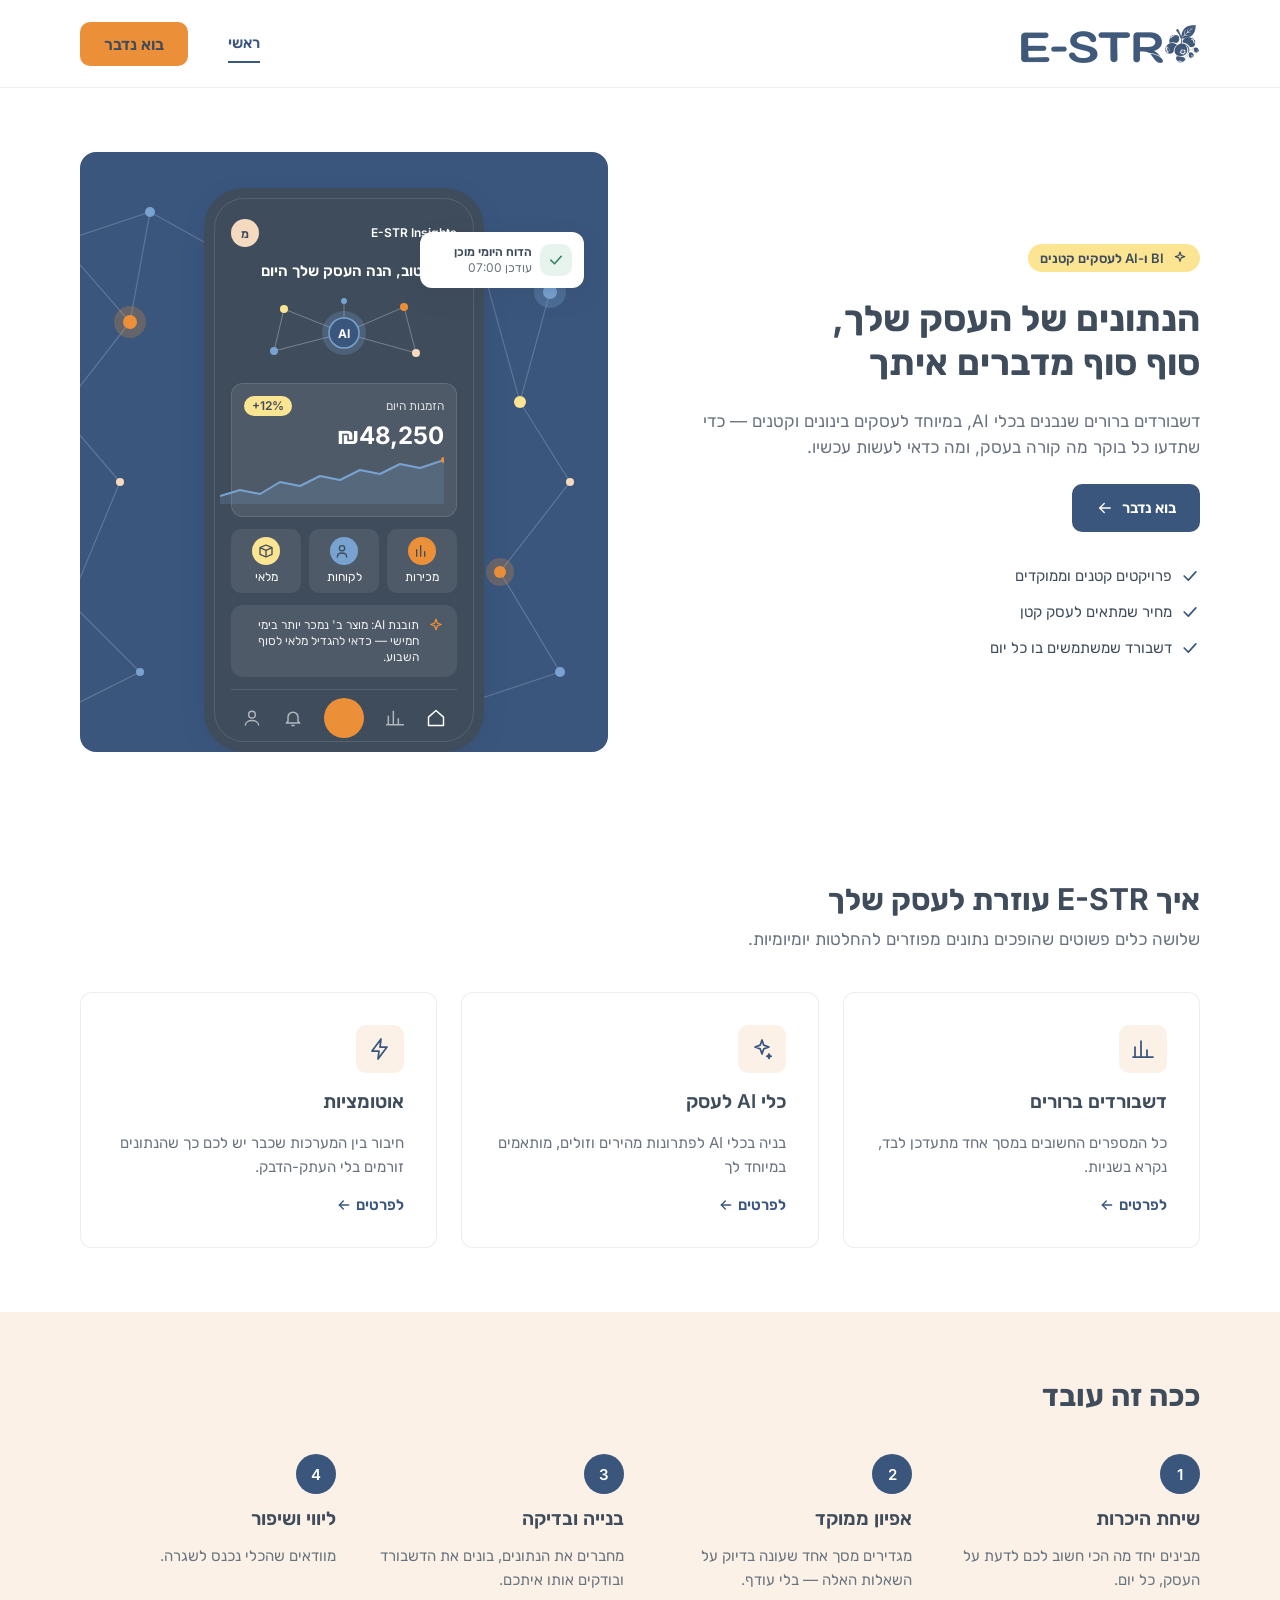
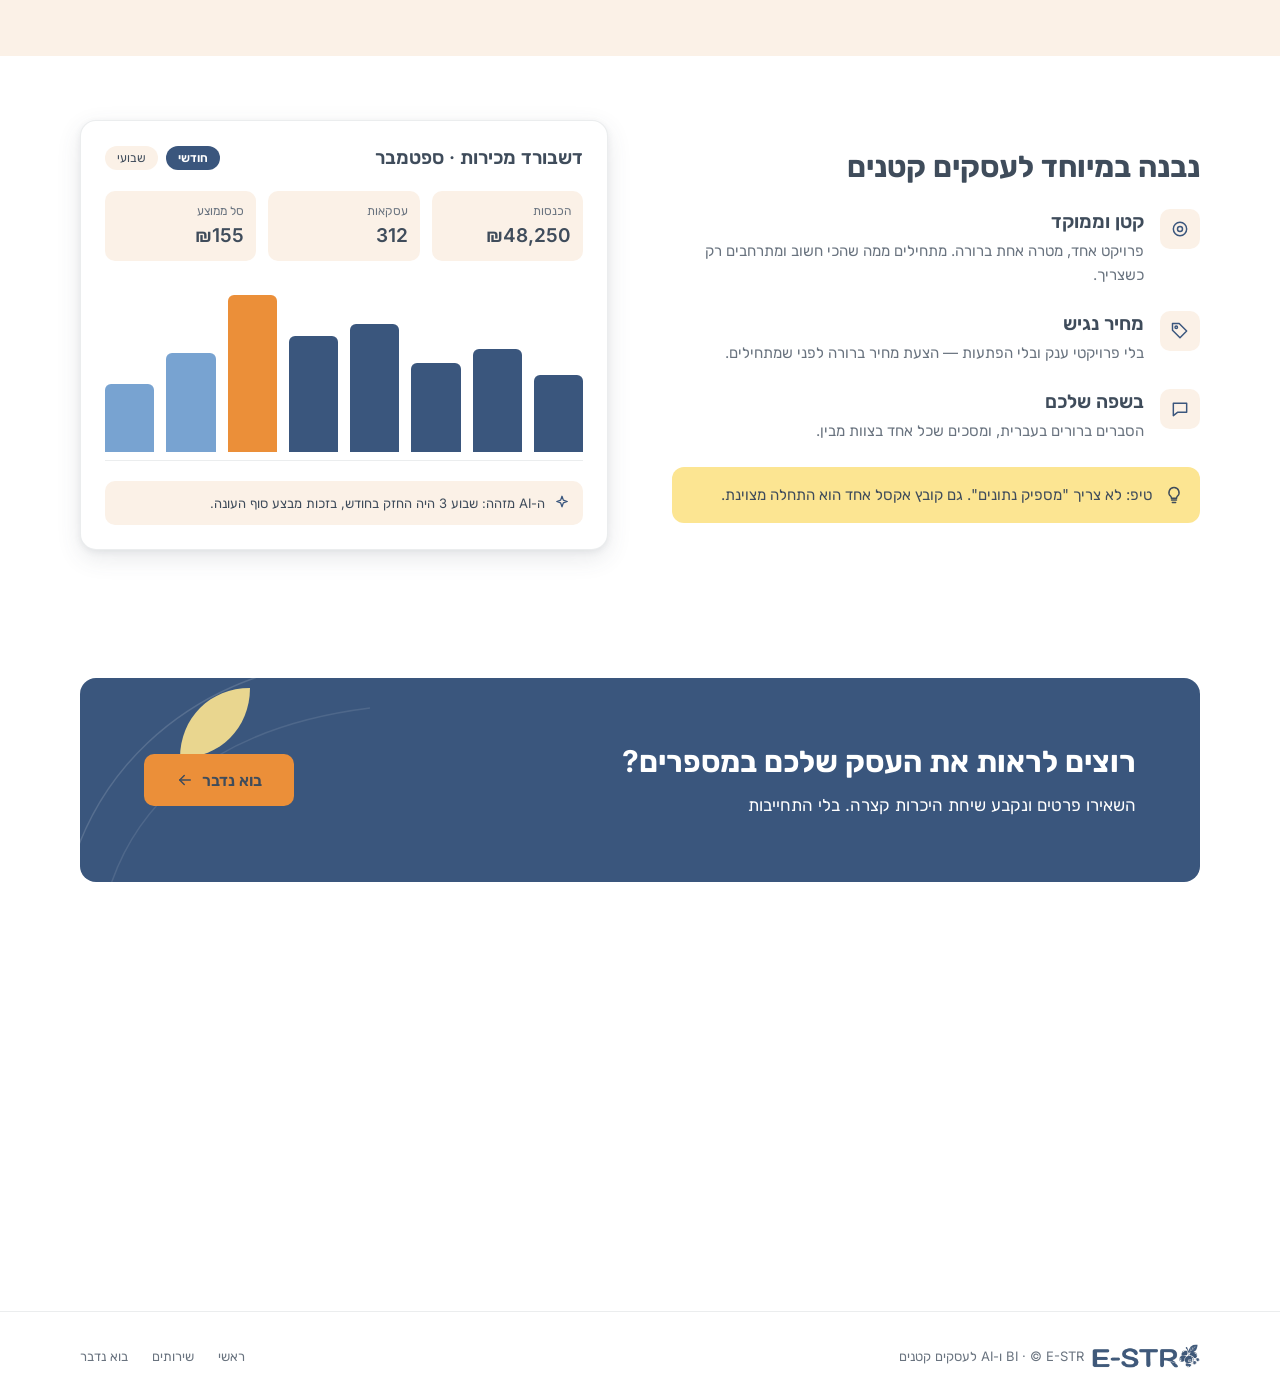
<file: index.html>
<!DOCTYPE html>
<html lang="he" dir="rtl">
<head>
<meta charset="utf-8">
<meta name="viewport" content="width=device-width, initial-scale=1">
<title>E-STR — ראשי</title>
<link rel="icon" type="image/png" href="assets/logo.png">
<link rel="stylesheet" href="css/fonts.css">
<link rel="stylesheet" href="css/responsive.css">
<style>
body{margin:0;font-family:'Inter','Rubik',system-ui,-apple-system,sans-serif;color:#3F4C5B;background:#ffffff}
*{box-sizing:border-box}
h1,h2,h3,p{margin:0}
a{color:#3A567D}a:hover{color:#3F4C5B}
a:focus-visible,button:focus-visible{outline:2px solid #3A567D;outline-offset:3px}
.btn-primary:hover{background:#3F4C5B !important;color:#ffffff !important}
.btn-accent:hover{background:#F5DAC0 !important;color:#3F4C5B !important}
.btn-secondary:hover{background:#FBF1E7 !important}
.navlink:hover{color:#3A567D !important}
</style>
</head>
<body>
<div dir="rtl" class="page" style="width: 1440px; height: 3000px; --design-h: 3000px; display: flex; flex-direction: column; background: #ffffff; overflow: hidden">

<header class="site-header" style="height: 88px; padding: 0 80px; display: flex; align-items: center; justify-content: space-between; border-bottom: 1px solid rgba(63,76,91,0.10); background: #ffffff; flex-shrink: 0">
<a href="index.html" aria-label="E-STR — דף הבית" style="display: flex; align-items: center; gap: 8px; text-decoration: none; font-size: 10px">
<img src="assets/logo.png" alt="E-STR" class="logo" style="height: 40px; width: auto; display: block">
</a>
<nav aria-label="ניווט ראשי" class="main-nav" style="display: flex; align-items: center; gap: 40px">
<a href="index.html" aria-current="page" class="navlink" style="padding: 8px 0; font-size: 15px; line-height: 20px; font-weight: 600; color: #3A567D; text-decoration: none; border-bottom: 2px solid #3A567D">ראשי</a>
<a href="contact.html" class="btn-accent" style="display: inline-flex; align-items: center; gap: 8px; min-height: 44px; padding: 12px 24px; border-radius: 10px; background: #EB8F39; color: #3F4C5B; font-size: 16px; line-height: 20px; font-weight: 600; text-decoration: none">בוא נדבר</a>
</nav>
</header>

<section class="sec grid-2" style="padding: 64px 80px; display: grid; grid-template-columns: repeat(2, minmax(0, 1fr)); gap: 64px; align-items: center">
<div style="display: flex; flex-direction: column; gap: 24px">
<span style="align-self: flex-start; display: inline-flex; align-items: center; gap: 8px; padding: 4px 12px; border-radius: 999px; background: #FCE592; color: #3F4C5B; font-size: 13px; line-height: 20px; font-weight: 600">
<svg width="16" height="16" viewBox="0 0 24 24" fill="none" stroke="#3F4C5B" stroke-width="1.75" stroke-linejoin="round" aria-hidden="true"><path d="M12 3l1.8 5.2L19 10l-5.2 1.8L12 17l-1.8-5.2L5 10l5.2-1.8z"></path></svg>
BI ו-AI לעסקים קטנים
</span>
<h1 class="h1" style="font-size: 36px; line-height: 44px; font-weight: 700; color: #3F4C5B">הנתונים של העסק שלך,<br>סוף סוף מדברים איתך</h1>
<p style="font-size: 17px; line-height: 26px; color: #69737F; max-width: 520px">דשבורדים ברורים שנבנים בכלי AI, במיוחד לעסקים בינונים וקטנים — כדי שתדעו כל בוקר מה קורה בעסק, ומה כדאי לעשות עכשיו.</p>
<div style="display: flex; gap: 12px; align-items: center">
<a href="contact.html" class="btn-primary" style="display: inline-flex; align-items: center; gap: 8px; min-height: 48px; padding: 12px 24px; border-radius: 10px; background: #3A567D; color: #ffffff; font-size: 15px; line-height: 20px; font-weight: 600; text-decoration: none">בוא נדבר
<svg width="18" height="18" viewBox="0 0 24 24" fill="none" stroke="currentColor" stroke-width="1.75" stroke-linecap="round" stroke-linejoin="round" aria-hidden="true"><path d="M19 12H5"></path><path d="M11 6l-6 6 6 6"></path></svg>
</a>
</div>
<ul style="list-style: none; margin: 8px 0 0; padding: 0; display: flex; flex-direction: column; gap: 12px">
<li style="display: flex; align-items: center; gap: 8px; font-size: 15px; line-height: 24px; color: #3F4C5B"><svg width="20" height="20" viewBox="0 0 24 24" fill="none" stroke="#3A567D" stroke-width="2" stroke-linecap="round" stroke-linejoin="round" aria-hidden="true"><path d="M5 12l5 5 9-10"></path></svg>פרויקטים קטנים וממוקדים</li>
<li style="display: flex; align-items: center; gap: 8px; font-size: 15px; line-height: 24px; color: #3F4C5B"><svg width="20" height="20" viewBox="0 0 24 24" fill="none" stroke="#3A567D" stroke-width="2" stroke-linecap="round" stroke-linejoin="round" aria-hidden="true"><path d="M5 12l5 5 9-10"></path></svg>מחיר שמתאים לעסק קטן</li>
<li style="display: flex; align-items: center; gap: 8px; font-size: 15px; line-height: 24px; color: #3F4C5B"><svg width="20" height="20" viewBox="0 0 24 24" fill="none" stroke="#3A567D" stroke-width="2" stroke-linecap="round" stroke-linejoin="round" aria-hidden="true"><path d="M5 12l5 5 9-10"></path></svg>דשבורד שמשתמשים בו כל יום</li>
</ul>
</div>

<div style="position: relative; height: 600px; border-radius: 16px; background: #3A567D; overflow: hidden">
<svg width="608" height="600" viewBox="0 0 608 600" fill="none" aria-hidden="true" style="position: absolute; inset: 0">
<g stroke="rgba(255,255,255,0.18)" stroke-width="1.25">
<path d="M60 90L150 60L130 170L60 90"></path><path d="M150 60L240 110"></path><path d="M130 170L60 260L120 330"></path>
<path d="M470 70L550 140L520 250L470 70"></path><path d="M550 140L400 40"></path><path d="M520 250L570 330L500 420"></path>
<path d="M70 450L140 520L60 560"></path><path d="M120 330L70 450"></path><path d="M500 420L560 520L440 560"></path>
</g>
<circle cx="60" cy="90" r="14" fill="#FCE592" opacity="0.25"></circle><circle cx="60" cy="90" r="6" fill="#FCE592"></circle>
<circle cx="150" cy="60" r="5" fill="#78A3D1"></circle>
<circle cx="130" cy="170" r="16" fill="#EB8F39" opacity="0.25"></circle><circle cx="130" cy="170" r="7" fill="#EB8F39"></circle>
<circle cx="240" cy="110" r="4" fill="#F5DAC0"></circle>
<circle cx="60" cy="260" r="5" fill="#78A3D1"></circle>
<circle cx="120" cy="330" r="4" fill="#F5DAC0"></circle>
<circle cx="470" cy="70" r="5" fill="#F5DAC0"></circle>
<circle cx="550" cy="140" r="16" fill="#78A3D1" opacity="0.3"></circle><circle cx="550" cy="140" r="7" fill="#78A3D1"></circle>
<circle cx="400" cy="40" r="4" fill="#FCE592"></circle>
<circle cx="520" cy="250" r="6" fill="#FCE592"></circle>
<circle cx="570" cy="330" r="4" fill="#F5DAC0"></circle>
<circle cx="500" cy="420" r="14" fill="#EB8F39" opacity="0.25"></circle><circle cx="500" cy="420" r="6" fill="#EB8F39"></circle>
<circle cx="70" cy="450" r="5" fill="#FCE592"></circle>
<circle cx="140" cy="520" r="4" fill="#78A3D1"></circle>
<circle cx="60" cy="560" r="4" fill="#F5DAC0"></circle>
<circle cx="560" cy="520" r="5" fill="#78A3D1"></circle>
<circle cx="440" cy="560" r="4" fill="#FCE592"></circle>
</svg>

<div class="hero-phone" style="position: absolute; top: 36px; left: 164px; width: 280px; height: 564px; padding: 10px; border-radius: 40px; background: #3F4C5B; box-shadow: 0 8px 24px rgba(63,76,91,0.12), 0 2px 6px rgba(63,76,91,0.08)">
<div style="height: 100%; border-radius: 30px; border: 1px solid rgba(255,255,255,0.12); padding: 20px 16px 12px; display: flex; flex-direction: column; gap: 12px; color: #ffffff">
<div style="display: flex; align-items: center; justify-content: space-between">
<span dir="ltr" style="font-size: 12px; line-height: 16px; font-weight: 600; color: #ffffff">E-STR Insights</span>
<span style="width: 28px; height: 28px; border-radius: 999px; background: #F5DAC0; display: flex; align-items: center; justify-content: center; font-size: 12px; font-weight: 600; color: #3F4C5B">מ</span>
</div>
<div style="font-size: 15px; line-height: 24px; font-weight: 600">בוקר טוב, הנה העסק שלך היום</div>
<div style="height: 76px; display: flex; align-items: center; justify-content: center">
<svg width="200" height="76" viewBox="0 0 200 76" fill="none" aria-hidden="true">
<g stroke="rgba(255,255,255,0.3)" stroke-width="1"><path d="M100 38L40 14M100 38L30 56M100 38L160 12M100 38L172 58M40 14L30 56M160 12L172 58M100 38L100 6"></path></g>
<circle cx="40" cy="14" r="4" fill="#FCE592"></circle><circle cx="30" cy="56" r="4" fill="#78A3D1"></circle><circle cx="160" cy="12" r="4" fill="#EB8F39"></circle><circle cx="172" cy="58" r="4" fill="#F5DAC0"></circle><circle cx="100" cy="6" r="3" fill="#78A3D1"></circle>
<circle cx="100" cy="38" r="22" fill="#78A3D1" opacity="0.25"></circle><circle cx="100" cy="38" r="15" fill="#3A567D" stroke="#78A3D1" stroke-width="1.5"></circle>
<text x="100" y="43" text-anchor="middle" font-family="Inter, sans-serif" font-size="12" font-weight="700" fill="#ffffff">AI</text>
</svg>
</div>
<div style="padding: 12px; border-radius: 12px; background: rgba(255,255,255,0.08); border: 1px solid rgba(255,255,255,0.12); display: flex; flex-direction: column; gap: 4px">
<div style="display: flex; justify-content: space-between; align-items: center"><span style="font-size: 12px; line-height: 16px; color: rgba(255, 255, 255, 0.8)">הזמנות היום</span><span dir="ltr" style="padding: 0px 8px; border-radius: 999px; background: rgb(252, 229, 146); color: rgb(63, 76, 91); font-size: 12px; line-height: 20px; font-weight: 600">+12%</span></div>
<div dir="ltr" style="text-align: right; font-size: 24px; line-height: 32px; font-weight: 700">₪48,250</div>
<svg width="224" height="48" viewBox="0 0 224 48" fill="none" aria-hidden="true"><path d="M0 40L20 34L40 38L60 26L80 30L100 20L120 24L140 14L160 18L180 8L200 12L224 4L224 48L0 48z" fill="rgba(120,163,209,0.2)"></path><path d="M0 40L20 34L40 38L60 26L80 30L100 20L120 24L140 14L160 18L180 8L200 12L224 4" stroke="#78A3D1" stroke-width="2" stroke-linejoin="round"></path><circle cx="224" cy="4" r="3" fill="#EB8F39"></circle></svg>
</div>
<div class="grid-3" style="display: grid; grid-template-columns: repeat(3, minmax(0, 1fr)); gap: 8px">
<div style="padding: 8px; border-radius: 10px; background: rgba(255,255,255,0.08); display: flex; flex-direction: column; align-items: center; gap: 4px">
<span style="width: 28px; height: 28px; border-radius: 999px; background: #EB8F39; display: flex; align-items: center; justify-content: center"><svg width="16" height="16" viewBox="0 0 24 24" fill="none" stroke="#3F4C5B" stroke-width="2" stroke-linecap="round" aria-hidden="true"><path d="M4 20V10M10 20V4M16 20v-7"></path></svg></span>
<span style="font-size: 12px; line-height: 16px">מכירות</span>
</div>
<div style="padding: 8px; border-radius: 10px; background: rgba(255,255,255,0.08); display: flex; flex-direction: column; align-items: center; gap: 4px">
<span style="width: 28px; height: 28px; border-radius: 999px; background: #78A3D1; display: flex; align-items: center; justify-content: center"><svg width="16" height="16" viewBox="0 0 24 24" fill="none" stroke="#3F4C5B" stroke-width="2" stroke-linecap="round" aria-hidden="true"><circle cx="9" cy="8" r="4"></circle><path d="M2 21c0-4 3-6 7-6s7 2 7 6"></path></svg></span>
<span style="font-size: 12px; line-height: 16px">לקוחות</span>
</div>
<div style="padding: 8px; border-radius: 10px; background: rgba(255,255,255,0.08); display: flex; flex-direction: column; align-items: center; gap: 4px">
<span style="width: 28px; height: 28px; border-radius: 999px; background: #FCE592; display: flex; align-items: center; justify-content: center"><svg width="16" height="16" viewBox="0 0 24 24" fill="none" stroke="#3F4C5B" stroke-width="2" stroke-linejoin="round" aria-hidden="true"><path d="M3 7l9-4 9 4v10l-9 4-9-4z"></path><path d="M3 7l9 4 9-4M12 11v10"></path></svg></span>
<span style="font-size: 12px; line-height: 16px">מלאי</span>
</div>
</div>
<div style="padding: 12px; border-radius: 12px; background: rgba(255,255,255,0.08); display: flex; gap: 8px; align-items: flex-start">
<svg width="18" height="18" viewBox="0 0 24 24" fill="none" stroke="#EB8F39" stroke-width="1.75" stroke-linejoin="round" aria-hidden="true" style="flex-shrink: 0"><path d="M12 3l1.8 5.2L19 10l-5.2 1.8L12 17l-1.8-5.2L5 10l5.2-1.8z"></path></svg>
<span style="font-size: 12px; line-height: 16px; color: rgba(255,255,255,0.9)">תובנת AI: מוצר ב' נמכר יותר בימי חמישי — כדאי להגדיל מלאי לסוף השבוע.</span>
</div>
<div style="margin-top: auto; display: flex; align-items: center; justify-content: space-around; padding-top: 8px; border-top: 1px solid rgba(255,255,255,0.12)">
<svg width="20" height="20" viewBox="0 0 24 24" fill="none" stroke="#ffffff" stroke-width="1.75" stroke-linejoin="round" aria-hidden="true"><path d="M3 11l9-8 9 8v10H3z"></path></svg>
<svg width="20" height="20" viewBox="0 0 24 24" fill="none" stroke="rgba(255,255,255,0.6)" stroke-width="1.75" stroke-linecap="round" aria-hidden="true"><path d="M4 20V10M10 20V4M16 20v-7M22 20H2"></path></svg>
<span style="width: 40px; height: 40px; border-radius: 999px; background: #EB8F39; display: flex; align-items: center; justify-content: center; font-size: 13px; font-weight: 700; color: #3F4C5B"><br></span>
<svg width="20" height="20" viewBox="0 0 24 24" fill="none" stroke="rgba(255,255,255,0.6)" stroke-width="1.75" stroke-linejoin="round" aria-hidden="true"><path d="M6 16V11a6 6 0 0112 0v5l2 2H4z"></path><path d="M10 21h4"></path></svg>
<svg width="20" height="20" viewBox="0 0 24 24" fill="none" stroke="rgba(255,255,255,0.6)" stroke-width="1.75" aria-hidden="true"><circle cx="12" cy="8" r="4"></circle><path d="M4 21c0-4 4-6 8-6s8 2 8 6"></path></svg>
</div>
</div>
</div>

<div style="position: absolute; top: 80px; right: 24px; width: 164px; padding: 12px; border-radius: 12px; background: #ffffff; box-shadow: 0 8px 24px rgba(63,76,91,0.12), 0 2px 6px rgba(63,76,91,0.08); display: flex; gap: 8px; align-items: center">
<span style="width: 32px; height: 32px; border-radius: 10px; background: #e7f4ee; display: flex; align-items: center; justify-content: center; flex-shrink: 0"><svg width="18" height="18" viewBox="0 0 24 24" fill="none" stroke="#2e7d5c" stroke-width="2" stroke-linecap="round" stroke-linejoin="round" aria-hidden="true"><path d="M5 12l5 5 9-10"></path></svg></span>
<span style="font-size: 12px; line-height: 16px; color: #3F4C5B; font-weight: 600">הדוח היומי מוכן<br><span style="font-weight: 400; color: #69737F">עודכן 07:00</span></span>
</div>


</div>
</section>

<section class="sec" style="padding: 64px 80px; display: flex; flex-direction: column; gap: 40px">
<div style="display: flex; flex-direction: column; gap: 8px; max-width: 640px">
<h2 class="h2" style="font-size: 30px; line-height: 38px; font-weight: 700; color: #3F4C5B">איך E-STR עוזרת לעסק שלך</h2>
<p style="font-size: 17px; line-height: 26px; color: #69737F">שלושה כלים פשוטים שהופכים נתונים מפוזרים להחלטות יומיומיות.</p>
</div>
<div class="grid-3" style="display: grid; grid-template-columns: repeat(3, minmax(0, 1fr)); gap: 24px">
<article style="padding: 32px; border-radius: 12px; background: #ffffff; border: 1px solid rgba(63,76,91,0.10); display: flex; flex-direction: column; gap: 16px">
<span style="width: 48px; height: 48px; border-radius: 10px; background: #FBF1E7; display: flex; align-items: center; justify-content: center"><svg width="24" height="24" viewBox="0 0 24 24" fill="none" stroke="#3A567D" stroke-width="1.75" stroke-linecap="round" aria-hidden="true"><path d="M4 20V10M10 20V4M16 20v-7M22 20H2"></path></svg></span>
<h3 style="font-size: 19px; line-height: 26px; font-weight: 600">דשבורדים ברורים</h3>
<p style="font-size: 15px; line-height: 24px; color: #69737F">כל המספרים החשובים במסך אחד מתעדכן לבד, נקרא בשניות.</p>
<a href="#" style="margin-top: auto; display: inline-flex; align-items: center; gap: 4px; font-size: 15px; line-height: 20px; font-weight: 600; text-decoration: none">לפרטים<svg width="16" height="16" viewBox="0 0 24 24" fill="none" stroke="currentColor" stroke-width="2" stroke-linecap="round" stroke-linejoin="round" aria-hidden="true"><path d="M19 12H5"></path><path d="M11 6l-6 6 6 6"></path></svg></a>
</article>
<article style="padding: 32px; border-radius: 12px; background: #ffffff; border: 1px solid rgba(63,76,91,0.10); display: flex; flex-direction: column; gap: 16px">
<span style="width: 48px; height: 48px; border-radius: 10px; background: #FBF1E7; display: flex; align-items: center; justify-content: center"><svg width="24" height="24" viewBox="0 0 24 24" fill="none" stroke="#3A567D" stroke-width="1.75" stroke-linejoin="round" aria-hidden="true"><path d="M12 3l1.8 5.2L19 10l-5.2 1.8L12 17l-1.8-5.2L5 10l5.2-1.8z"></path><path d="M19 17l.6 1.6 1.6.6-1.6.6L19 21.4l-.6-1.6-1.6-.6 1.6-.6z"></path></svg></span>
<h3 style="font-size: 19px; line-height: 26px; font-weight: 600">כלי AI לעסק</h3>
<p style="font-size: 15px; line-height: 24px; color: #69737F">בניה בכלי AI לפתרונות מהירים וזולים, מותאמים במיוחד לך</p>
<a href="#" style="margin-top: auto; display: inline-flex; align-items: center; gap: 4px; font-size: 15px; line-height: 20px; font-weight: 600; text-decoration: none">לפרטים<svg width="16" height="16" viewBox="0 0 24 24" fill="none" stroke="currentColor" stroke-width="2" stroke-linecap="round" stroke-linejoin="round" aria-hidden="true"><path d="M19 12H5"></path><path d="M11 6l-6 6 6 6"></path></svg></a>
</article>
<article style="padding: 32px; border-radius: 12px; background: #ffffff; border: 1px solid rgba(63,76,91,0.10); display: flex; flex-direction: column; gap: 16px">
<span style="width: 48px; height: 48px; border-radius: 10px; background: #FBF1E7; display: flex; align-items: center; justify-content: center"><svg width="24" height="24" viewBox="0 0 24 24" fill="none" stroke="#3A567D" stroke-width="1.75" stroke-linejoin="round" aria-hidden="true"><path d="M13 2L4 14h7l-1 8 9-12h-7z"></path></svg></span>
<h3 style="font-size: 19px; line-height: 26px; font-weight: 600">אוטומציות</h3>
<p style="font-size: 15px; line-height: 24px; color: #69737F">חיבור בין המערכות שכבר יש לכם כך שהנתונים זורמים בלי העתק-הדבק.</p>
<a href="#" style="margin-top: auto; display: inline-flex; align-items: center; gap: 4px; font-size: 15px; line-height: 20px; font-weight: 600; text-decoration: none">לפרטים<svg width="16" height="16" viewBox="0 0 24 24" fill="none" stroke="currentColor" stroke-width="2" stroke-linecap="round" stroke-linejoin="round" aria-hidden="true"><path d="M19 12H5"></path><path d="M11 6l-6 6 6 6"></path></svg></a>
</article>
</div>
</section>

<section class="sec" style="padding: 64px 80px; background: #FBF1E7; display: flex; flex-direction: column; gap: 40px">
<h2 class="h2" style="font-size: 30px; line-height: 38px; font-weight: 700; color: #3F4C5B">ככה זה עובד</h2>
<ol class="grid-4" style="list-style: none; margin: 0; padding: 0; display: grid; grid-template-columns: repeat(4, minmax(0, 1fr)); gap: 32px">
<li style="display: flex; flex-direction: column; gap: 12px">
<span style="width: 40px; height: 40px; border-radius: 999px; background: #3A567D; color: #ffffff; display: flex; align-items: center; justify-content: center; font-size: 15px; font-weight: 600">1</span>
<h3 style="font-size: 19px; line-height: 26px; font-weight: 600">שיחת היכרות</h3>
<p style="font-size: 15px; line-height: 24px; color: #69737F">מבינים יחד מה הכי חשוב לכם לדעת על העסק, כל יום.</p>
</li>
<li style="display: flex; flex-direction: column; gap: 12px">
<span style="width: 40px; height: 40px; border-radius: 999px; background: #3A567D; color: #ffffff; display: flex; align-items: center; justify-content: center; font-size: 15px; font-weight: 600">2</span>
<h3 style="font-size: 19px; line-height: 26px; font-weight: 600">אפיון ממוקד</h3>
<p style="font-size: 15px; line-height: 24px; color: #69737F">מגדירים מסך אחד שעונה בדיוק על השאלות האלה — בלי עודף.</p>
</li>
<li style="display: flex; flex-direction: column; gap: 12px">
<span style="width: 40px; height: 40px; border-radius: 999px; background: #3A567D; color: #ffffff; display: flex; align-items: center; justify-content: center; font-size: 15px; font-weight: 600">3</span>
<h3 style="font-size: 19px; line-height: 26px; font-weight: 600">בנייה ובדיקה</h3>
<p style="font-size: 15px; line-height: 24px; color: #69737F">מחברים את הנתונים, בונים את הדשבורד ובודקים אותו איתכם.</p>
</li>
<li style="display: flex; flex-direction: column; gap: 12px">
<span style="width: 40px; height: 40px; border-radius: 999px; background: #3A567D; color: #ffffff; display: flex; align-items: center; justify-content: center; font-size: 15px; font-weight: 600">4</span>
<h3 style="font-size: 19px; line-height: 26px; font-weight: 600">ליווי ושיפור</h3>
<p style="font-size: 15px; line-height: 24px; color: #69737F">מוודאים שהכלי נכנס לשגרה.</p>
</li>
</ol>
</section>

<section class="sec grid-2" style="padding: 64px 80px; display: grid; grid-template-columns: repeat(2, minmax(0, 1fr)); gap: 64px; align-items: center">
<div style="display: flex; flex-direction: column; gap: 24px">
<h2 class="h2" style="font-size: 30px; line-height: 38px; font-weight: 700; color: #3F4C5B">נבנה במיוחד לעסקים קטנים</h2>
<div style="display: flex; gap: 16px; align-items: flex-start">
<span style="width: 40px; height: 40px; border-radius: 10px; background: #FBF1E7; display: flex; align-items: center; justify-content: center; flex-shrink: 0"><svg width="20" height="20" viewBox="0 0 24 24" fill="none" stroke="#3A567D" stroke-width="1.75" aria-hidden="true"><circle cx="12" cy="12" r="8"></circle><circle cx="12" cy="12" r="3"></circle></svg></span>
<div style="display: flex; flex-direction: column; gap: 4px"><h3 style="font-size: 19px; line-height: 26px; font-weight: 600">קטן וממוקד</h3><p style="font-size: 15px; line-height: 24px; color: #69737F">פרויקט אחד, מטרה אחת ברורה. מתחילים ממה שהכי חשוב ומתרחבים רק כשצריך.</p></div>
</div>
<div style="display: flex; gap: 16px; align-items: flex-start">
<span style="width: 40px; height: 40px; border-radius: 10px; background: #FBF1E7; display: flex; align-items: center; justify-content: center; flex-shrink: 0"><svg width="20" height="20" viewBox="0 0 24 24" fill="none" stroke="#3A567D" stroke-width="1.75" stroke-linecap="round" stroke-linejoin="round" aria-hidden="true"><path d="M20 12l-8 8-9-9V3h8z"></path><circle cx="7.5" cy="7.5" r="1.5"></circle></svg></span>
<div style="display: flex; flex-direction: column; gap: 4px"><h3 style="font-size: 19px; line-height: 26px; font-weight: 600">מחיר נגיש</h3><p style="font-size: 15px; line-height: 24px; color: #69737F">בלי פרויקטי ענק ובלי הפתעות — הצעת מחיר ברורה לפני שמתחילים.</p></div>
</div>
<div style="display: flex; gap: 16px; align-items: flex-start">
<span style="width: 40px; height: 40px; border-radius: 10px; background: #FBF1E7; display: flex; align-items: center; justify-content: center; flex-shrink: 0"><svg width="20" height="20" viewBox="0 0 24 24" fill="none" stroke="#3A567D" stroke-width="1.75" stroke-linejoin="round" aria-hidden="true"><path d="M4 5h16v11H9l-5 4z"></path></svg></span>
<div style="display: flex; flex-direction: column; gap: 4px"><h3 style="font-size: 19px; line-height: 26px; font-weight: 600">בשפה שלכם</h3><p style="font-size: 15px; line-height: 24px; color: #69737F">הסברים ברורים בעברית, ומסכים שכל אחד בצוות מבין.</p></div>
</div>
<div style="padding: 16px; border-radius: 12px; background: #FCE592; display: flex; gap: 12px; align-items: center">
<svg width="20" height="20" viewBox="0 0 24 24" fill="none" stroke="#3F4C5B" stroke-width="1.75" stroke-linecap="round" aria-hidden="true" style="flex-shrink: 0"><path d="M9 18h6M10 21h4M12 3a6 6 0 00-4 10.5c.7.7 1 1.5 1 2.5h6c0-1 .3-1.8 1-2.5A6 6 0 0012 3z"></path></svg>
<span style="font-size: 15px; line-height: 24px; color: #3F4C5B">טיפ: לא צריך "מספיק נתונים". גם קובץ אקסל אחד הוא התחלה מצוינת.</span>
</div>
</div>

<div style="padding: 24px; border-radius: 16px; background: #ffffff; border: 1px solid rgba(63,76,91,0.10); box-shadow: 0 8px 24px rgba(63,76,91,0.12), 0 2px 6px rgba(63,76,91,0.08); display: flex; flex-direction: column; gap: 20px">
<div style="display: flex; justify-content: space-between; align-items: center">
<span style="font-size: 19px; line-height: 26px; font-weight: 600">דשבורד מכירות · ספטמבר</span>
<div style="display: flex; gap: 8px">
<span style="padding: 4px 12px; border-radius: 999px; background: #3A567D; color: #ffffff; font-size: 12px; line-height: 16px; font-weight: 600">חודשי</span>
<span style="padding: 4px 12px; border-radius: 999px; background: #FBF1E7; color: #3F4C5B; font-size: 12px; line-height: 16px">שבועי</span>
</div>
</div>
<div class="grid-3" style="display: grid; grid-template-columns: repeat(3, minmax(0, 1fr)); gap: 12px">
<div style="padding: 12px; border-radius: 10px; background: #FBF1E7; display: flex; flex-direction: column; gap: 4px"><span style="font-size: 12px; line-height: 16px; color: #69737F">הכנסות</span><span dir="ltr" style="text-align: right; font-size: 19px; line-height: 26px; font-weight: 600">₪48,250</span></div>
<div style="padding: 12px; border-radius: 10px; background: #FBF1E7; display: flex; flex-direction: column; gap: 4px"><span style="font-size: 12px; line-height: 16px; color: #69737F">עסקאות</span><span style="font-size: 19px; line-height: 26px; font-weight: 600">312</span></div>
<div style="padding: 12px; border-radius: 10px; background: #FBF1E7; display: flex; flex-direction: column; gap: 4px"><span style="font-size: 12px; line-height: 16px; color: #69737F">סל ממוצע</span><span dir="ltr" style="text-align: right; font-size: 19px; line-height: 26px; font-weight: 600">₪155</span></div>
</div>
<div style="height: 180px; display: flex; align-items: flex-end; gap: 12px; padding-bottom: 8px; border-bottom: 1px solid rgba(63,76,91,0.10)">
<div style="flex-grow: 1; height: 45%; border-radius: 6px 6px 0 0; background: #3A567D"></div>
<div style="flex-grow: 1; height: 60%; border-radius: 6px 6px 0 0; background: #3A567D"></div>
<div style="flex-grow: 1; height: 52%; border-radius: 6px 6px 0 0; background: #3A567D"></div>
<div style="flex-grow: 1; height: 75%; border-radius: 6px 6px 0 0; background: #3A567D"></div>
<div style="flex-grow: 1; height: 68%; border-radius: 6px 6px 0 0; background: #3A567D"></div>
<div style="flex-grow: 1; height: 92%; border-radius: 6px 6px 0 0; background: #EB8F39"></div>
<div style="flex-grow: 1; height: 58%; border-radius: 6px 6px 0 0; background: #78A3D1"></div>
<div style="flex-grow: 1; height: 40%; border-radius: 6px 6px 0 0; background: #78A3D1"></div>
</div>
<div style="display: flex; gap: 8px; align-items: center; padding: 12px; border-radius: 10px; background: #FBF1E7">
<svg width="18" height="18" viewBox="0 0 24 24" fill="none" stroke="#3A567D" stroke-width="1.75" stroke-linejoin="round" aria-hidden="true" style="flex-shrink: 0"><path d="M12 3l1.8 5.2L19 10l-5.2 1.8L12 17l-1.8-5.2L5 10l5.2-1.8z"></path></svg>
<span style="font-size: 13px; line-height: 20px; color: #3F4C5B">ה-AI מזהה: שבוע 3 היה החזק בחודש, בזכות מבצע סוף העונה.</span>
</div>
</div>
</section>

<section class="sec" style="flex-grow: 1; padding: 64px 80px">
<div class="cta-band" style="position: relative; overflow: hidden; padding: 64px; border-radius: 16px; background: #3A567D; display: flex; align-items: center; justify-content: space-between; gap: 40px">
<svg width="360" height="300" viewBox="0 0 360 300" fill="none" aria-hidden="true" style="position: absolute; left: -40px; top: -40px">
<path d="M20 280C40 140 140 40 300 20" stroke="rgba(255,255,255,0.14)" stroke-width="1.5"></path>
<path d="M60 290C80 170 170 90 330 70" stroke="rgba(255,255,255,0.10)" stroke-width="1.5"></path>
<path d="M140 120c0-40 30-70 70-70 0 40-30 70-70 70z" fill="#FCE592" opacity="0.9"></path>
<circle cx="300" cy="20" r="6" fill="#EB8F39"></circle>
</svg>
<div style="position: relative; display: flex; flex-direction: column; gap: 12px; max-width: 640px">
<h2 class="h2" style="font-size: 30px; line-height: 38px; font-weight: 700; color: #ffffff">רוצים לראות את העסק שלכם במספרים?</h2>
<p style="font-size: 17px; line-height: 26px; color: #ffffff">השאירו פרטים ונקבע שיחת היכרות קצרה. בלי התחייבות</p>
</div>
<a href="contact.html" class="btn-accent" style="position: relative; flex-shrink: 0; display: inline-flex; align-items: center; gap: 8px; min-height: 52px; padding: 16px 32px; border-radius: 10px; background: #EB8F39; color: #3F4C5B; font-size: 16px; line-height: 20px; font-weight: 600; text-decoration: none">בוא נדבר
<svg width="18" height="18" viewBox="0 0 24 24" fill="none" stroke="currentColor" stroke-width="2" stroke-linecap="round" stroke-linejoin="round" aria-hidden="true"><path d="M19 12H5"></path><path d="M11 6l-6 6 6 6"></path></svg>
</a>
</div>
</section>

<footer class="site-footer" style="flex-shrink: 0; padding: 32px 80px; border-top: 1px solid rgba(63,76,91,0.10); display: flex; align-items: center; justify-content: space-between">
<div style="display: flex; align-items: center; gap: 8px">
<img src="assets/logo.png" alt="E-STR" style="height: 24px; width: auto; display: block">
<span style="font-size: 13px; line-height: 20px; color: #69737F"><span dir="ltr">© E-STR</span> · BI ו-AI לעסקים קטנים</span>
</div>
<nav aria-label="ניווט תחתון" style="display: flex; gap: 24px">
<a href="index.html" style="font-size: 13px; line-height: 20px; color: #69737F; text-decoration: none">ראשי</a>
<a href="#" style="font-size: 13px; line-height: 20px; color: #69737F; text-decoration: none">שירותים</a>
<a href="contact.html" style="font-size: 13px; line-height: 20px; color: #69737F; text-decoration: none">בוא נדבר</a>
</nav>
</footer>
</div>
</body>
</html>
</file>
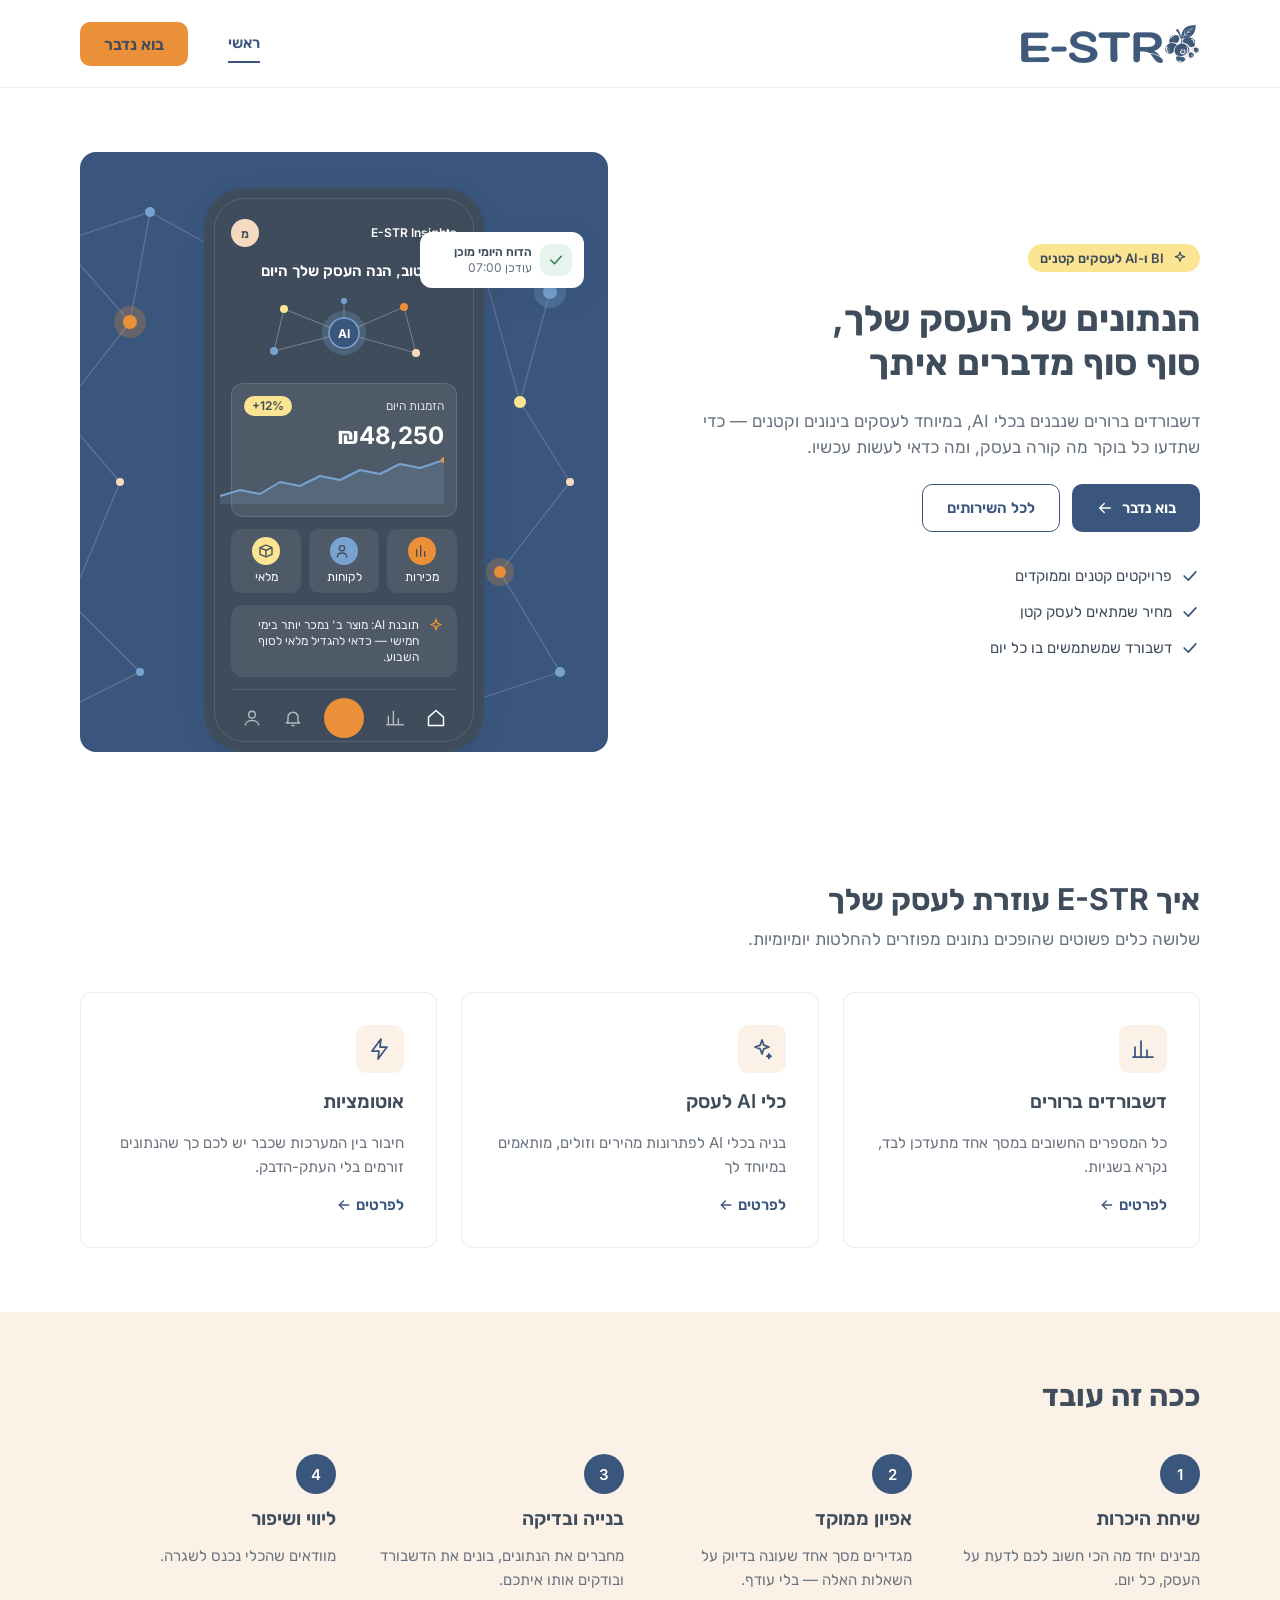
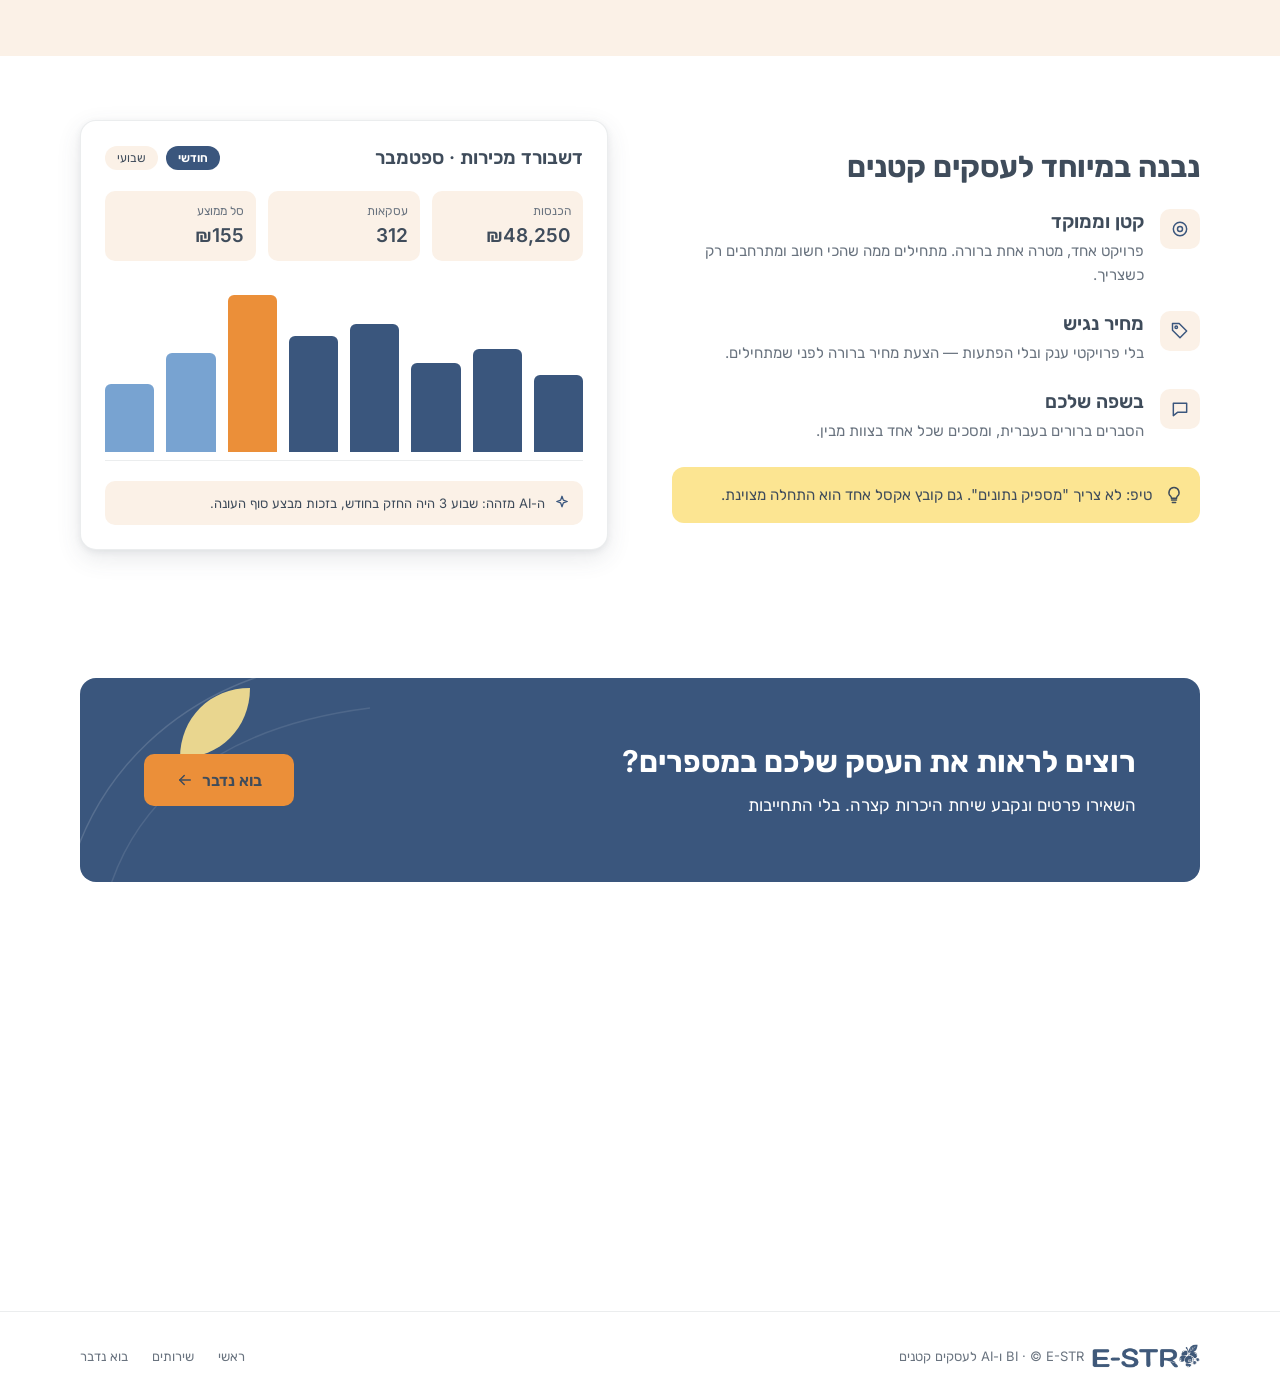
<file: e-str-site/index.html>
<!DOCTYPE html>
<html lang="he" dir="rtl">
<head>
<meta charset="utf-8">
<meta name="viewport" content="width=device-width, initial-scale=1">
<title>E-STR — ראשי</title>
<link rel="icon" type="image/png" href="assets/logo.png">
<link rel="stylesheet" href="css/fonts.css">
<link rel="stylesheet" href="css/responsive.css">
<style>
body{margin:0;font-family:'Inter','Rubik',system-ui,-apple-system,sans-serif;color:#3F4C5B;background:#ffffff}
*{box-sizing:border-box}
h1,h2,h3,p{margin:0}
a{color:#3A567D}a:hover{color:#3F4C5B}
a:focus-visible,button:focus-visible{outline:2px solid #3A567D;outline-offset:3px}
.btn-primary:hover{background:#3F4C5B !important;color:#ffffff !important}
.btn-accent:hover{background:#F5DAC0 !important;color:#3F4C5B !important}
.btn-secondary:hover{background:#FBF1E7 !important}
.navlink:hover{color:#3A567D !important}
</style>
</head>
<body>
<div dir="rtl" class="page" style="width: 1440px; height: 3000px; --design-h: 3000px; display: flex; flex-direction: column; background: #ffffff; overflow: hidden">

<header class="site-header" style="height: 88px; padding: 0 80px; display: flex; align-items: center; justify-content: space-between; border-bottom: 1px solid rgba(63,76,91,0.10); background: #ffffff; flex-shrink: 0">
<a href="index.html" aria-label="E-STR — דף הבית" style="display: flex; align-items: center; gap: 8px; text-decoration: none; font-size: 10px">
<img src="assets/logo.png" alt="E-STR" class="logo" style="height: 40px; width: auto; display: block">
</a>
<nav aria-label="ניווט ראשי" class="main-nav" style="display: flex; align-items: center; gap: 40px">
<a href="index.html" aria-current="page" class="navlink" style="padding: 8px 0; font-size: 15px; line-height: 20px; font-weight: 600; color: #3A567D; text-decoration: none; border-bottom: 2px solid #3A567D">ראשי</a>
<a href="contact.html" class="btn-accent" style="display: inline-flex; align-items: center; gap: 8px; min-height: 44px; padding: 12px 24px; border-radius: 10px; background: #EB8F39; color: #3F4C5B; font-size: 16px; line-height: 20px; font-weight: 600; text-decoration: none">בוא נדבר</a>
</nav>
</header>

<section class="sec grid-2" style="padding: 64px 80px; display: grid; grid-template-columns: repeat(2, minmax(0, 1fr)); gap: 64px; align-items: center">
<div style="display: flex; flex-direction: column; gap: 24px">
<span style="align-self: flex-start; display: inline-flex; align-items: center; gap: 8px; padding: 4px 12px; border-radius: 999px; background: #FCE592; color: #3F4C5B; font-size: 13px; line-height: 20px; font-weight: 600">
<svg width="16" height="16" viewBox="0 0 24 24" fill="none" stroke="#3F4C5B" stroke-width="1.75" stroke-linejoin="round" aria-hidden="true"><path d="M12 3l1.8 5.2L19 10l-5.2 1.8L12 17l-1.8-5.2L5 10l5.2-1.8z"></path></svg>
BI ו-AI לעסקים קטנים
</span>
<h1 class="h1" style="font-size: 36px; line-height: 44px; font-weight: 700; color: #3F4C5B">הנתונים של העסק שלך,<br>סוף סוף מדברים איתך</h1>
<p style="font-size: 17px; line-height: 26px; color: #69737F; max-width: 520px">דשבורדים ברורים שנבנים בכלי AI, במיוחד לעסקים בינונים וקטנים — כדי שתדעו כל בוקר מה קורה בעסק, ומה כדאי לעשות עכשיו.</p>
<div style="display: flex; gap: 12px; align-items: center">
<a href="contact.html" class="btn-primary" style="display: inline-flex; align-items: center; gap: 8px; min-height: 48px; padding: 12px 24px; border-radius: 10px; background: #3A567D; color: #ffffff; font-size: 15px; line-height: 20px; font-weight: 600; text-decoration: none">בוא נדבר
<svg width="18" height="18" viewBox="0 0 24 24" fill="none" stroke="currentColor" stroke-width="1.75" stroke-linecap="round" stroke-linejoin="round" aria-hidden="true"><path d="M19 12H5"></path><path d="M11 6l-6 6 6 6"></path></svg>
</a>
<a href="#" class="btn-secondary" style="display: inline-flex; align-items: center; min-height: 48px; padding: 12px 24px; border-radius: 10px; background: #ffffff; border: 1px solid #3A567D; color: #3A567D; font-size: 15px; line-height: 20px; font-weight: 600; text-decoration: none">לכל השירותים</a>
</div>
<ul style="list-style: none; margin: 8px 0 0; padding: 0; display: flex; flex-direction: column; gap: 12px">
<li style="display: flex; align-items: center; gap: 8px; font-size: 15px; line-height: 24px; color: #3F4C5B"><svg width="20" height="20" viewBox="0 0 24 24" fill="none" stroke="#3A567D" stroke-width="2" stroke-linecap="round" stroke-linejoin="round" aria-hidden="true"><path d="M5 12l5 5 9-10"></path></svg>פרויקטים קטנים וממוקדים</li>
<li style="display: flex; align-items: center; gap: 8px; font-size: 15px; line-height: 24px; color: #3F4C5B"><svg width="20" height="20" viewBox="0 0 24 24" fill="none" stroke="#3A567D" stroke-width="2" stroke-linecap="round" stroke-linejoin="round" aria-hidden="true"><path d="M5 12l5 5 9-10"></path></svg>מחיר שמתאים לעסק קטן</li>
<li style="display: flex; align-items: center; gap: 8px; font-size: 15px; line-height: 24px; color: #3F4C5B"><svg width="20" height="20" viewBox="0 0 24 24" fill="none" stroke="#3A567D" stroke-width="2" stroke-linecap="round" stroke-linejoin="round" aria-hidden="true"><path d="M5 12l5 5 9-10"></path></svg>דשבורד שמשתמשים בו כל יום</li>
</ul>
</div>

<div style="position: relative; height: 600px; border-radius: 16px; background: #3A567D; overflow: hidden">
<svg width="608" height="600" viewBox="0 0 608 600" fill="none" aria-hidden="true" style="position: absolute; inset: 0">
<g stroke="rgba(255,255,255,0.18)" stroke-width="1.25">
<path d="M60 90L150 60L130 170L60 90"></path><path d="M150 60L240 110"></path><path d="M130 170L60 260L120 330"></path>
<path d="M470 70L550 140L520 250L470 70"></path><path d="M550 140L400 40"></path><path d="M520 250L570 330L500 420"></path>
<path d="M70 450L140 520L60 560"></path><path d="M120 330L70 450"></path><path d="M500 420L560 520L440 560"></path>
</g>
<circle cx="60" cy="90" r="14" fill="#FCE592" opacity="0.25"></circle><circle cx="60" cy="90" r="6" fill="#FCE592"></circle>
<circle cx="150" cy="60" r="5" fill="#78A3D1"></circle>
<circle cx="130" cy="170" r="16" fill="#EB8F39" opacity="0.25"></circle><circle cx="130" cy="170" r="7" fill="#EB8F39"></circle>
<circle cx="240" cy="110" r="4" fill="#F5DAC0"></circle>
<circle cx="60" cy="260" r="5" fill="#78A3D1"></circle>
<circle cx="120" cy="330" r="4" fill="#F5DAC0"></circle>
<circle cx="470" cy="70" r="5" fill="#F5DAC0"></circle>
<circle cx="550" cy="140" r="16" fill="#78A3D1" opacity="0.3"></circle><circle cx="550" cy="140" r="7" fill="#78A3D1"></circle>
<circle cx="400" cy="40" r="4" fill="#FCE592"></circle>
<circle cx="520" cy="250" r="6" fill="#FCE592"></circle>
<circle cx="570" cy="330" r="4" fill="#F5DAC0"></circle>
<circle cx="500" cy="420" r="14" fill="#EB8F39" opacity="0.25"></circle><circle cx="500" cy="420" r="6" fill="#EB8F39"></circle>
<circle cx="70" cy="450" r="5" fill="#FCE592"></circle>
<circle cx="140" cy="520" r="4" fill="#78A3D1"></circle>
<circle cx="60" cy="560" r="4" fill="#F5DAC0"></circle>
<circle cx="560" cy="520" r="5" fill="#78A3D1"></circle>
<circle cx="440" cy="560" r="4" fill="#FCE592"></circle>
</svg>

<div class="hero-phone" style="position: absolute; top: 36px; left: 164px; width: 280px; height: 564px; padding: 10px; border-radius: 40px; background: #3F4C5B; box-shadow: 0 8px 24px rgba(63,76,91,0.12), 0 2px 6px rgba(63,76,91,0.08)">
<div style="height: 100%; border-radius: 30px; border: 1px solid rgba(255,255,255,0.12); padding: 20px 16px 12px; display: flex; flex-direction: column; gap: 12px; color: #ffffff">
<div style="display: flex; align-items: center; justify-content: space-between">
<span dir="ltr" style="font-size: 12px; line-height: 16px; font-weight: 600; color: #ffffff">E-STR Insights</span>
<span style="width: 28px; height: 28px; border-radius: 999px; background: #F5DAC0; display: flex; align-items: center; justify-content: center; font-size: 12px; font-weight: 600; color: #3F4C5B">מ</span>
</div>
<div style="font-size: 15px; line-height: 24px; font-weight: 600">בוקר טוב, הנה העסק שלך היום</div>
<div style="height: 76px; display: flex; align-items: center; justify-content: center">
<svg width="200" height="76" viewBox="0 0 200 76" fill="none" aria-hidden="true">
<g stroke="rgba(255,255,255,0.3)" stroke-width="1"><path d="M100 38L40 14M100 38L30 56M100 38L160 12M100 38L172 58M40 14L30 56M160 12L172 58M100 38L100 6"></path></g>
<circle cx="40" cy="14" r="4" fill="#FCE592"></circle><circle cx="30" cy="56" r="4" fill="#78A3D1"></circle><circle cx="160" cy="12" r="4" fill="#EB8F39"></circle><circle cx="172" cy="58" r="4" fill="#F5DAC0"></circle><circle cx="100" cy="6" r="3" fill="#78A3D1"></circle>
<circle cx="100" cy="38" r="22" fill="#78A3D1" opacity="0.25"></circle><circle cx="100" cy="38" r="15" fill="#3A567D" stroke="#78A3D1" stroke-width="1.5"></circle>
<text x="100" y="43" text-anchor="middle" font-family="Inter, sans-serif" font-size="12" font-weight="700" fill="#ffffff">AI</text>
</svg>
</div>
<div style="padding: 12px; border-radius: 12px; background: rgba(255,255,255,0.08); border: 1px solid rgba(255,255,255,0.12); display: flex; flex-direction: column; gap: 4px">
<div style="display: flex; justify-content: space-between; align-items: center"><span style="font-size: 12px; line-height: 16px; color: rgba(255, 255, 255, 0.8)">הזמנות היום</span><span dir="ltr" style="padding: 0px 8px; border-radius: 999px; background: rgb(252, 229, 146); color: rgb(63, 76, 91); font-size: 12px; line-height: 20px; font-weight: 600">+12%</span></div>
<div dir="ltr" style="text-align: right; font-size: 24px; line-height: 32px; font-weight: 700">₪48,250</div>
<svg width="224" height="48" viewBox="0 0 224 48" fill="none" aria-hidden="true"><path d="M0 40L20 34L40 38L60 26L80 30L100 20L120 24L140 14L160 18L180 8L200 12L224 4L224 48L0 48z" fill="rgba(120,163,209,0.2)"></path><path d="M0 40L20 34L40 38L60 26L80 30L100 20L120 24L140 14L160 18L180 8L200 12L224 4" stroke="#78A3D1" stroke-width="2" stroke-linejoin="round"></path><circle cx="224" cy="4" r="3" fill="#EB8F39"></circle></svg>
</div>
<div class="grid-3" style="display: grid; grid-template-columns: repeat(3, minmax(0, 1fr)); gap: 8px">
<div style="padding: 8px; border-radius: 10px; background: rgba(255,255,255,0.08); display: flex; flex-direction: column; align-items: center; gap: 4px">
<span style="width: 28px; height: 28px; border-radius: 999px; background: #EB8F39; display: flex; align-items: center; justify-content: center"><svg width="16" height="16" viewBox="0 0 24 24" fill="none" stroke="#3F4C5B" stroke-width="2" stroke-linecap="round" aria-hidden="true"><path d="M4 20V10M10 20V4M16 20v-7"></path></svg></span>
<span style="font-size: 12px; line-height: 16px">מכירות</span>
</div>
<div style="padding: 8px; border-radius: 10px; background: rgba(255,255,255,0.08); display: flex; flex-direction: column; align-items: center; gap: 4px">
<span style="width: 28px; height: 28px; border-radius: 999px; background: #78A3D1; display: flex; align-items: center; justify-content: center"><svg width="16" height="16" viewBox="0 0 24 24" fill="none" stroke="#3F4C5B" stroke-width="2" stroke-linecap="round" aria-hidden="true"><circle cx="9" cy="8" r="4"></circle><path d="M2 21c0-4 3-6 7-6s7 2 7 6"></path></svg></span>
<span style="font-size: 12px; line-height: 16px">לקוחות</span>
</div>
<div style="padding: 8px; border-radius: 10px; background: rgba(255,255,255,0.08); display: flex; flex-direction: column; align-items: center; gap: 4px">
<span style="width: 28px; height: 28px; border-radius: 999px; background: #FCE592; display: flex; align-items: center; justify-content: center"><svg width="16" height="16" viewBox="0 0 24 24" fill="none" stroke="#3F4C5B" stroke-width="2" stroke-linejoin="round" aria-hidden="true"><path d="M3 7l9-4 9 4v10l-9 4-9-4z"></path><path d="M3 7l9 4 9-4M12 11v10"></path></svg></span>
<span style="font-size: 12px; line-height: 16px">מלאי</span>
</div>
</div>
<div style="padding: 12px; border-radius: 12px; background: rgba(255,255,255,0.08); display: flex; gap: 8px; align-items: flex-start">
<svg width="18" height="18" viewBox="0 0 24 24" fill="none" stroke="#EB8F39" stroke-width="1.75" stroke-linejoin="round" aria-hidden="true" style="flex-shrink: 0"><path d="M12 3l1.8 5.2L19 10l-5.2 1.8L12 17l-1.8-5.2L5 10l5.2-1.8z"></path></svg>
<span style="font-size: 12px; line-height: 16px; color: rgba(255,255,255,0.9)">תובנת AI: מוצר ב' נמכר יותר בימי חמישי — כדאי להגדיל מלאי לסוף השבוע.</span>
</div>
<div style="margin-top: auto; display: flex; align-items: center; justify-content: space-around; padding-top: 8px; border-top: 1px solid rgba(255,255,255,0.12)">
<svg width="20" height="20" viewBox="0 0 24 24" fill="none" stroke="#ffffff" stroke-width="1.75" stroke-linejoin="round" aria-hidden="true"><path d="M3 11l9-8 9 8v10H3z"></path></svg>
<svg width="20" height="20" viewBox="0 0 24 24" fill="none" stroke="rgba(255,255,255,0.6)" stroke-width="1.75" stroke-linecap="round" aria-hidden="true"><path d="M4 20V10M10 20V4M16 20v-7M22 20H2"></path></svg>
<span style="width: 40px; height: 40px; border-radius: 999px; background: #EB8F39; display: flex; align-items: center; justify-content: center; font-size: 13px; font-weight: 700; color: #3F4C5B"><br></span>
<svg width="20" height="20" viewBox="0 0 24 24" fill="none" stroke="rgba(255,255,255,0.6)" stroke-width="1.75" stroke-linejoin="round" aria-hidden="true"><path d="M6 16V11a6 6 0 0112 0v5l2 2H4z"></path><path d="M10 21h4"></path></svg>
<svg width="20" height="20" viewBox="0 0 24 24" fill="none" stroke="rgba(255,255,255,0.6)" stroke-width="1.75" aria-hidden="true"><circle cx="12" cy="8" r="4"></circle><path d="M4 21c0-4 4-6 8-6s8 2 8 6"></path></svg>
</div>
</div>
</div>

<div style="position: absolute; top: 80px; right: 24px; width: 164px; padding: 12px; border-radius: 12px; background: #ffffff; box-shadow: 0 8px 24px rgba(63,76,91,0.12), 0 2px 6px rgba(63,76,91,0.08); display: flex; gap: 8px; align-items: center">
<span style="width: 32px; height: 32px; border-radius: 10px; background: #e7f4ee; display: flex; align-items: center; justify-content: center; flex-shrink: 0"><svg width="18" height="18" viewBox="0 0 24 24" fill="none" stroke="#2e7d5c" stroke-width="2" stroke-linecap="round" stroke-linejoin="round" aria-hidden="true"><path d="M5 12l5 5 9-10"></path></svg></span>
<span style="font-size: 12px; line-height: 16px; color: #3F4C5B; font-weight: 600">הדוח היומי מוכן<br><span style="font-weight: 400; color: #69737F">עודכן 07:00</span></span>
</div>


</div>
</section>

<section class="sec" style="padding: 64px 80px; display: flex; flex-direction: column; gap: 40px">
<div style="display: flex; flex-direction: column; gap: 8px; max-width: 640px">
<h2 class="h2" style="font-size: 30px; line-height: 38px; font-weight: 700; color: #3F4C5B">איך E-STR עוזרת לעסק שלך</h2>
<p style="font-size: 17px; line-height: 26px; color: #69737F">שלושה כלים פשוטים שהופכים נתונים מפוזרים להחלטות יומיומיות.</p>
</div>
<div class="grid-3" style="display: grid; grid-template-columns: repeat(3, minmax(0, 1fr)); gap: 24px">
<article style="padding: 32px; border-radius: 12px; background: #ffffff; border: 1px solid rgba(63,76,91,0.10); display: flex; flex-direction: column; gap: 16px">
<span style="width: 48px; height: 48px; border-radius: 10px; background: #FBF1E7; display: flex; align-items: center; justify-content: center"><svg width="24" height="24" viewBox="0 0 24 24" fill="none" stroke="#3A567D" stroke-width="1.75" stroke-linecap="round" aria-hidden="true"><path d="M4 20V10M10 20V4M16 20v-7M22 20H2"></path></svg></span>
<h3 style="font-size: 19px; line-height: 26px; font-weight: 600">דשבורדים ברורים</h3>
<p style="font-size: 15px; line-height: 24px; color: #69737F">כל המספרים החשובים במסך אחד מתעדכן לבד, נקרא בשניות.</p>
<a href="#" style="margin-top: auto; display: inline-flex; align-items: center; gap: 4px; font-size: 15px; line-height: 20px; font-weight: 600; text-decoration: none">לפרטים<svg width="16" height="16" viewBox="0 0 24 24" fill="none" stroke="currentColor" stroke-width="2" stroke-linecap="round" stroke-linejoin="round" aria-hidden="true"><path d="M19 12H5"></path><path d="M11 6l-6 6 6 6"></path></svg></a>
</article>
<article style="padding: 32px; border-radius: 12px; background: #ffffff; border: 1px solid rgba(63,76,91,0.10); display: flex; flex-direction: column; gap: 16px">
<span style="width: 48px; height: 48px; border-radius: 10px; background: #FBF1E7; display: flex; align-items: center; justify-content: center"><svg width="24" height="24" viewBox="0 0 24 24" fill="none" stroke="#3A567D" stroke-width="1.75" stroke-linejoin="round" aria-hidden="true"><path d="M12 3l1.8 5.2L19 10l-5.2 1.8L12 17l-1.8-5.2L5 10l5.2-1.8z"></path><path d="M19 17l.6 1.6 1.6.6-1.6.6L19 21.4l-.6-1.6-1.6-.6 1.6-.6z"></path></svg></span>
<h3 style="font-size: 19px; line-height: 26px; font-weight: 600">כלי AI לעסק</h3>
<p style="font-size: 15px; line-height: 24px; color: #69737F">בניה בכלי AI לפתרונות מהירים וזולים, מותאמים במיוחד לך</p>
<a href="#" style="margin-top: auto; display: inline-flex; align-items: center; gap: 4px; font-size: 15px; line-height: 20px; font-weight: 600; text-decoration: none">לפרטים<svg width="16" height="16" viewBox="0 0 24 24" fill="none" stroke="currentColor" stroke-width="2" stroke-linecap="round" stroke-linejoin="round" aria-hidden="true"><path d="M19 12H5"></path><path d="M11 6l-6 6 6 6"></path></svg></a>
</article>
<article style="padding: 32px; border-radius: 12px; background: #ffffff; border: 1px solid rgba(63,76,91,0.10); display: flex; flex-direction: column; gap: 16px">
<span style="width: 48px; height: 48px; border-radius: 10px; background: #FBF1E7; display: flex; align-items: center; justify-content: center"><svg width="24" height="24" viewBox="0 0 24 24" fill="none" stroke="#3A567D" stroke-width="1.75" stroke-linejoin="round" aria-hidden="true"><path d="M13 2L4 14h7l-1 8 9-12h-7z"></path></svg></span>
<h3 style="font-size: 19px; line-height: 26px; font-weight: 600">אוטומציות</h3>
<p style="font-size: 15px; line-height: 24px; color: #69737F">חיבור בין המערכות שכבר יש לכם כך שהנתונים זורמים בלי העתק-הדבק.</p>
<a href="#" style="margin-top: auto; display: inline-flex; align-items: center; gap: 4px; font-size: 15px; line-height: 20px; font-weight: 600; text-decoration: none">לפרטים<svg width="16" height="16" viewBox="0 0 24 24" fill="none" stroke="currentColor" stroke-width="2" stroke-linecap="round" stroke-linejoin="round" aria-hidden="true"><path d="M19 12H5"></path><path d="M11 6l-6 6 6 6"></path></svg></a>
</article>
</div>
</section>

<section class="sec" style="padding: 64px 80px; background: #FBF1E7; display: flex; flex-direction: column; gap: 40px">
<h2 class="h2" style="font-size: 30px; line-height: 38px; font-weight: 700; color: #3F4C5B">ככה זה עובד</h2>
<ol class="grid-4" style="list-style: none; margin: 0; padding: 0; display: grid; grid-template-columns: repeat(4, minmax(0, 1fr)); gap: 32px">
<li style="display: flex; flex-direction: column; gap: 12px">
<span style="width: 40px; height: 40px; border-radius: 999px; background: #3A567D; color: #ffffff; display: flex; align-items: center; justify-content: center; font-size: 15px; font-weight: 600">1</span>
<h3 style="font-size: 19px; line-height: 26px; font-weight: 600">שיחת היכרות</h3>
<p style="font-size: 15px; line-height: 24px; color: #69737F">מבינים יחד מה הכי חשוב לכם לדעת על העסק, כל יום.</p>
</li>
<li style="display: flex; flex-direction: column; gap: 12px">
<span style="width: 40px; height: 40px; border-radius: 999px; background: #3A567D; color: #ffffff; display: flex; align-items: center; justify-content: center; font-size: 15px; font-weight: 600">2</span>
<h3 style="font-size: 19px; line-height: 26px; font-weight: 600">אפיון ממוקד</h3>
<p style="font-size: 15px; line-height: 24px; color: #69737F">מגדירים מסך אחד שעונה בדיוק על השאלות האלה — בלי עודף.</p>
</li>
<li style="display: flex; flex-direction: column; gap: 12px">
<span style="width: 40px; height: 40px; border-radius: 999px; background: #3A567D; color: #ffffff; display: flex; align-items: center; justify-content: center; font-size: 15px; font-weight: 600">3</span>
<h3 style="font-size: 19px; line-height: 26px; font-weight: 600">בנייה ובדיקה</h3>
<p style="font-size: 15px; line-height: 24px; color: #69737F">מחברים את הנתונים, בונים את הדשבורד ובודקים אותו איתכם.</p>
</li>
<li style="display: flex; flex-direction: column; gap: 12px">
<span style="width: 40px; height: 40px; border-radius: 999px; background: #3A567D; color: #ffffff; display: flex; align-items: center; justify-content: center; font-size: 15px; font-weight: 600">4</span>
<h3 style="font-size: 19px; line-height: 26px; font-weight: 600">ליווי ושיפור</h3>
<p style="font-size: 15px; line-height: 24px; color: #69737F">מוודאים שהכלי נכנס לשגרה.</p>
</li>
</ol>
</section>

<section class="sec grid-2" style="padding: 64px 80px; display: grid; grid-template-columns: repeat(2, minmax(0, 1fr)); gap: 64px; align-items: center">
<div style="display: flex; flex-direction: column; gap: 24px">
<h2 class="h2" style="font-size: 30px; line-height: 38px; font-weight: 700; color: #3F4C5B">נבנה במיוחד לעסקים קטנים</h2>
<div style="display: flex; gap: 16px; align-items: flex-start">
<span style="width: 40px; height: 40px; border-radius: 10px; background: #FBF1E7; display: flex; align-items: center; justify-content: center; flex-shrink: 0"><svg width="20" height="20" viewBox="0 0 24 24" fill="none" stroke="#3A567D" stroke-width="1.75" aria-hidden="true"><circle cx="12" cy="12" r="8"></circle><circle cx="12" cy="12" r="3"></circle></svg></span>
<div style="display: flex; flex-direction: column; gap: 4px"><h3 style="font-size: 19px; line-height: 26px; font-weight: 600">קטן וממוקד</h3><p style="font-size: 15px; line-height: 24px; color: #69737F">פרויקט אחד, מטרה אחת ברורה. מתחילים ממה שהכי חשוב ומתרחבים רק כשצריך.</p></div>
</div>
<div style="display: flex; gap: 16px; align-items: flex-start">
<span style="width: 40px; height: 40px; border-radius: 10px; background: #FBF1E7; display: flex; align-items: center; justify-content: center; flex-shrink: 0"><svg width="20" height="20" viewBox="0 0 24 24" fill="none" stroke="#3A567D" stroke-width="1.75" stroke-linecap="round" stroke-linejoin="round" aria-hidden="true"><path d="M20 12l-8 8-9-9V3h8z"></path><circle cx="7.5" cy="7.5" r="1.5"></circle></svg></span>
<div style="display: flex; flex-direction: column; gap: 4px"><h3 style="font-size: 19px; line-height: 26px; font-weight: 600">מחיר נגיש</h3><p style="font-size: 15px; line-height: 24px; color: #69737F">בלי פרויקטי ענק ובלי הפתעות — הצעת מחיר ברורה לפני שמתחילים.</p></div>
</div>
<div style="display: flex; gap: 16px; align-items: flex-start">
<span style="width: 40px; height: 40px; border-radius: 10px; background: #FBF1E7; display: flex; align-items: center; justify-content: center; flex-shrink: 0"><svg width="20" height="20" viewBox="0 0 24 24" fill="none" stroke="#3A567D" stroke-width="1.75" stroke-linejoin="round" aria-hidden="true"><path d="M4 5h16v11H9l-5 4z"></path></svg></span>
<div style="display: flex; flex-direction: column; gap: 4px"><h3 style="font-size: 19px; line-height: 26px; font-weight: 600">בשפה שלכם</h3><p style="font-size: 15px; line-height: 24px; color: #69737F">הסברים ברורים בעברית, ומסכים שכל אחד בצוות מבין.</p></div>
</div>
<div style="padding: 16px; border-radius: 12px; background: #FCE592; display: flex; gap: 12px; align-items: center">
<svg width="20" height="20" viewBox="0 0 24 24" fill="none" stroke="#3F4C5B" stroke-width="1.75" stroke-linecap="round" aria-hidden="true" style="flex-shrink: 0"><path d="M9 18h6M10 21h4M12 3a6 6 0 00-4 10.5c.7.7 1 1.5 1 2.5h6c0-1 .3-1.8 1-2.5A6 6 0 0012 3z"></path></svg>
<span style="font-size: 15px; line-height: 24px; color: #3F4C5B">טיפ: לא צריך "מספיק נתונים". גם קובץ אקסל אחד הוא התחלה מצוינת.</span>
</div>
</div>

<div style="padding: 24px; border-radius: 16px; background: #ffffff; border: 1px solid rgba(63,76,91,0.10); box-shadow: 0 8px 24px rgba(63,76,91,0.12), 0 2px 6px rgba(63,76,91,0.08); display: flex; flex-direction: column; gap: 20px">
<div style="display: flex; justify-content: space-between; align-items: center">
<span style="font-size: 19px; line-height: 26px; font-weight: 600">דשבורד מכירות · ספטמבר</span>
<div style="display: flex; gap: 8px">
<span style="padding: 4px 12px; border-radius: 999px; background: #3A567D; color: #ffffff; font-size: 12px; line-height: 16px; font-weight: 600">חודשי</span>
<span style="padding: 4px 12px; border-radius: 999px; background: #FBF1E7; color: #3F4C5B; font-size: 12px; line-height: 16px">שבועי</span>
</div>
</div>
<div class="grid-3" style="display: grid; grid-template-columns: repeat(3, minmax(0, 1fr)); gap: 12px">
<div style="padding: 12px; border-radius: 10px; background: #FBF1E7; display: flex; flex-direction: column; gap: 4px"><span style="font-size: 12px; line-height: 16px; color: #69737F">הכנסות</span><span dir="ltr" style="text-align: right; font-size: 19px; line-height: 26px; font-weight: 600">₪48,250</span></div>
<div style="padding: 12px; border-radius: 10px; background: #FBF1E7; display: flex; flex-direction: column; gap: 4px"><span style="font-size: 12px; line-height: 16px; color: #69737F">עסקאות</span><span style="font-size: 19px; line-height: 26px; font-weight: 600">312</span></div>
<div style="padding: 12px; border-radius: 10px; background: #FBF1E7; display: flex; flex-direction: column; gap: 4px"><span style="font-size: 12px; line-height: 16px; color: #69737F">סל ממוצע</span><span dir="ltr" style="text-align: right; font-size: 19px; line-height: 26px; font-weight: 600">₪155</span></div>
</div>
<div style="height: 180px; display: flex; align-items: flex-end; gap: 12px; padding-bottom: 8px; border-bottom: 1px solid rgba(63,76,91,0.10)">
<div style="flex-grow: 1; height: 45%; border-radius: 6px 6px 0 0; background: #3A567D"></div>
<div style="flex-grow: 1; height: 60%; border-radius: 6px 6px 0 0; background: #3A567D"></div>
<div style="flex-grow: 1; height: 52%; border-radius: 6px 6px 0 0; background: #3A567D"></div>
<div style="flex-grow: 1; height: 75%; border-radius: 6px 6px 0 0; background: #3A567D"></div>
<div style="flex-grow: 1; height: 68%; border-radius: 6px 6px 0 0; background: #3A567D"></div>
<div style="flex-grow: 1; height: 92%; border-radius: 6px 6px 0 0; background: #EB8F39"></div>
<div style="flex-grow: 1; height: 58%; border-radius: 6px 6px 0 0; background: #78A3D1"></div>
<div style="flex-grow: 1; height: 40%; border-radius: 6px 6px 0 0; background: #78A3D1"></div>
</div>
<div style="display: flex; gap: 8px; align-items: center; padding: 12px; border-radius: 10px; background: #FBF1E7">
<svg width="18" height="18" viewBox="0 0 24 24" fill="none" stroke="#3A567D" stroke-width="1.75" stroke-linejoin="round" aria-hidden="true" style="flex-shrink: 0"><path d="M12 3l1.8 5.2L19 10l-5.2 1.8L12 17l-1.8-5.2L5 10l5.2-1.8z"></path></svg>
<span style="font-size: 13px; line-height: 20px; color: #3F4C5B">ה-AI מזהה: שבוע 3 היה החזק בחודש, בזכות מבצע סוף העונה.</span>
</div>
</div>
</section>

<section class="sec" style="flex-grow: 1; padding: 64px 80px">
<div class="cta-band" style="position: relative; overflow: hidden; padding: 64px; border-radius: 16px; background: #3A567D; display: flex; align-items: center; justify-content: space-between; gap: 40px">
<svg width="360" height="300" viewBox="0 0 360 300" fill="none" aria-hidden="true" style="position: absolute; left: -40px; top: -40px">
<path d="M20 280C40 140 140 40 300 20" stroke="rgba(255,255,255,0.14)" stroke-width="1.5"></path>
<path d="M60 290C80 170 170 90 330 70" stroke="rgba(255,255,255,0.10)" stroke-width="1.5"></path>
<path d="M140 120c0-40 30-70 70-70 0 40-30 70-70 70z" fill="#FCE592" opacity="0.9"></path>
<circle cx="300" cy="20" r="6" fill="#EB8F39"></circle>
</svg>
<div style="position: relative; display: flex; flex-direction: column; gap: 12px; max-width: 640px">
<h2 class="h2" style="font-size: 30px; line-height: 38px; font-weight: 700; color: #ffffff">רוצים לראות את העסק שלכם במספרים?</h2>
<p style="font-size: 17px; line-height: 26px; color: #ffffff">השאירו פרטים ונקבע שיחת היכרות קצרה. בלי התחייבות</p>
</div>
<a href="contact.html" class="btn-accent" style="position: relative; flex-shrink: 0; display: inline-flex; align-items: center; gap: 8px; min-height: 52px; padding: 16px 32px; border-radius: 10px; background: #EB8F39; color: #3F4C5B; font-size: 16px; line-height: 20px; font-weight: 600; text-decoration: none">בוא נדבר
<svg width="18" height="18" viewBox="0 0 24 24" fill="none" stroke="currentColor" stroke-width="2" stroke-linecap="round" stroke-linejoin="round" aria-hidden="true"><path d="M19 12H5"></path><path d="M11 6l-6 6 6 6"></path></svg>
</a>
</div>
</section>

<footer class="site-footer" style="flex-shrink: 0; padding: 32px 80px; border-top: 1px solid rgba(63,76,91,0.10); display: flex; align-items: center; justify-content: space-between">
<div style="display: flex; align-items: center; gap: 8px">
<img src="assets/logo.png" alt="E-STR" style="height: 24px; width: auto; display: block">
<span style="font-size: 13px; line-height: 20px; color: #69737F"><span dir="ltr">© E-STR</span> · BI ו-AI לעסקים קטנים</span>
</div>
<nav aria-label="ניווט תחתון" style="display: flex; gap: 24px">
<a href="index.html" style="font-size: 13px; line-height: 20px; color: #69737F; text-decoration: none">ראשי</a>
<a href="#" style="font-size: 13px; line-height: 20px; color: #69737F; text-decoration: none">שירותים</a>
<a href="contact.html" style="font-size: 13px; line-height: 20px; color: #69737F; text-decoration: none">בוא נדבר</a>
</nav>
</footer>
</div>
</body>
</html>
</file>
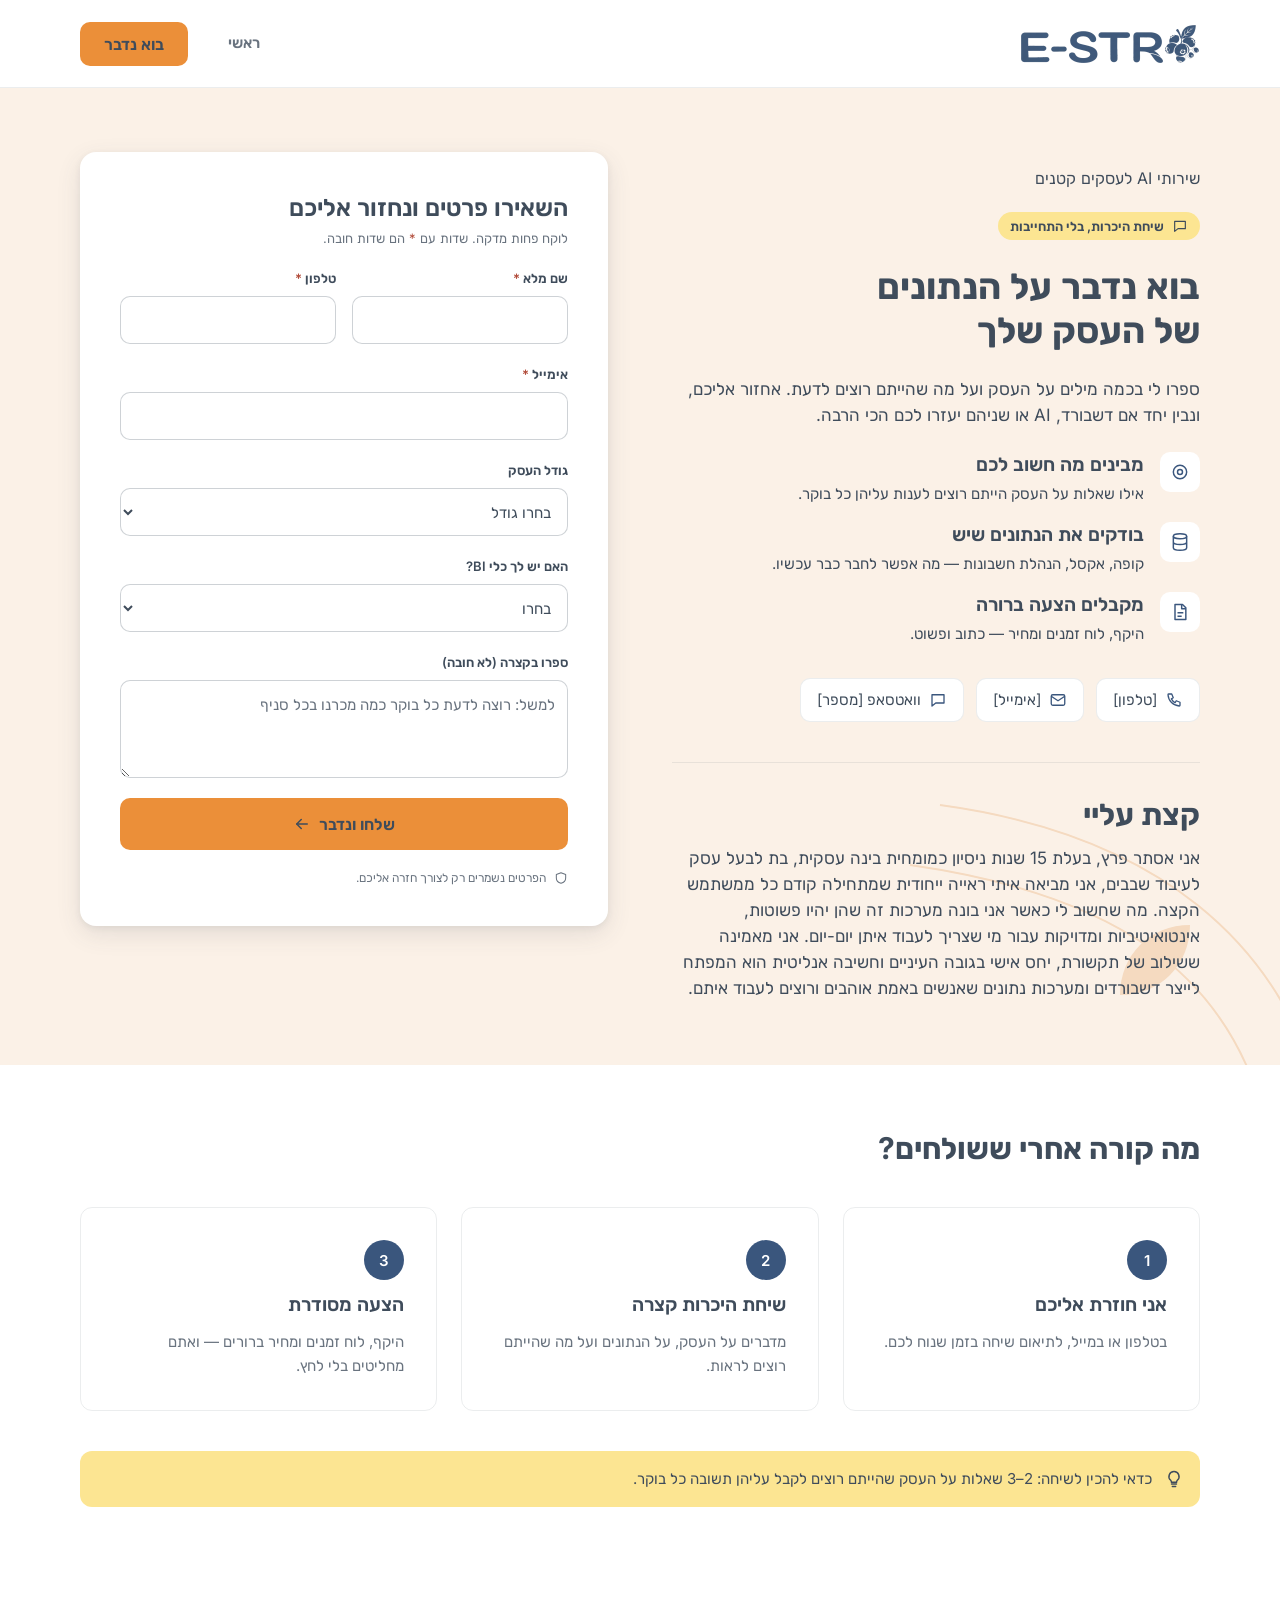
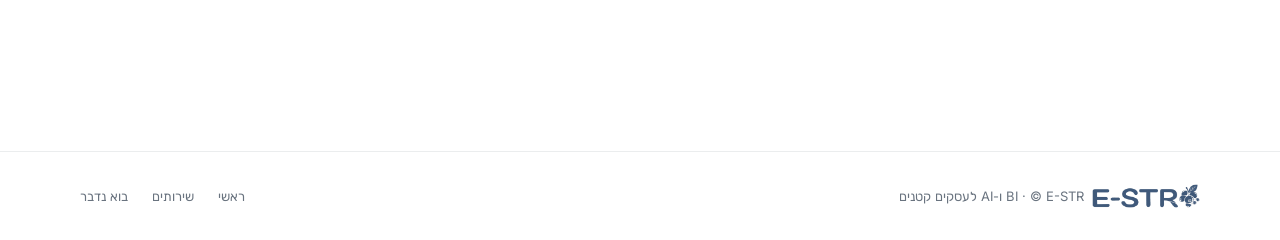
<file: contact.html>
<!DOCTYPE html>
<html lang="he" dir="rtl">
<head>
<meta charset="utf-8">
<meta name="viewport" content="width=device-width, initial-scale=1">
<title>E-STR — בוא נדבר</title>
<link rel="icon" type="image/png" href="assets/logo.png">
<link rel="stylesheet" href="css/fonts.css">
<link rel="stylesheet" href="css/responsive.css">
<style>
body{margin:0;font-family:'Inter','Rubik',system-ui,-apple-system,sans-serif;color:#3F4C5B;background:#ffffff}
*{box-sizing:border-box}
h1,h2,h3,p{margin:0}
a{color:#3A567D}a:hover{color:#3F4C5B}
a:focus-visible,button:focus-visible,input:focus-visible,select:focus-visible,textarea:focus-visible{outline:2px solid #3A567D;outline-offset:2px}
input,select,textarea,button{font-family:inherit}
input::placeholder,textarea::placeholder{color:#69737F}
.btn-accent:hover{background:#F5DAC0 !important}
.navlink:hover{color:#3A567D !important}
[hidden]{display:none !important}
button[disabled]{opacity:.6;cursor:wait !important}
</style>
</head>
<body>
<div dir="rtl" class="page" style="width: 1440px; height: 1840px; --design-h: 1840px; display: flex; flex-direction: column; background: #ffffff; overflow: hidden">

<header class="site-header" style="height: 88px; padding: 0 80px; display: flex; align-items: center; justify-content: space-between; border-bottom: 1px solid rgba(63,76,91,0.10); background: #ffffff; flex-shrink: 0">
<a href="index.html" aria-label="E-STR — דף הבית" style="display: flex; align-items: center; gap: 8px; text-decoration: none; font-size: 10px">
<img src="assets/logo.png" alt="E-STR" class="logo" style="height: 40px; width: auto; display: block">
</a>
<nav aria-label="ניווט ראשי" class="main-nav" style="display: flex; align-items: center; gap: 40px">
<a href="index.html" class="navlink" style="padding: 8px 0; font-size: 15px; line-height: 20px; font-weight: 600; color: #69737F; text-decoration: none; border-bottom: 2px solid transparent">ראשי</a>
<a href="contact.html" aria-current="page" class="btn-accent" style="display: inline-flex; align-items: center; min-height: 44px; padding: 12px 24px; border-radius: 10px; background: #EB8F39; color: #3F4C5B; font-size: 16px; line-height: 20px; font-weight: 600; text-decoration: none">בוא נדבר</a>
</nav>

</header>

<section class="sec grid-2" style="position: relative; overflow: hidden; padding: 64px 80px; background: #FBF1E7; display: grid; grid-template-columns: repeat(2, minmax(0, 1fr)); gap: 64px; align-items: start">
<svg width="520" height="360" viewBox="0 0 520 360" fill="none" aria-hidden="true" style="position: absolute; right: -60px; bottom: -40px">
<path d="M500 350C460 200 340 90 120 60" stroke="#F5DAC0" stroke-width="2"></path>
<path d="M440 356C400 230 300 150 90 120" stroke="#F5DAC0" stroke-width="2"></path>
<path d="M300 250c0-40 30-70 70-70 0 40-30 70-70 70z" fill="#F5DAC0"></path>
</svg>

<div style="position: relative; display: flex; flex-direction: column; gap: 24px; padding-top: 16px">
<p style="margin: 0">שירותי AI לעסקים קטנים</p>
<span style="align-self: flex-start; display: inline-flex; align-items: center; gap: 8px; padding: 4px 12px; border-radius: 999px; background: #FCE592; color: #3F4C5B; font-size: 13px; line-height: 20px; font-weight: 600">
<svg width="16" height="16" viewBox="0 0 24 24" fill="none" stroke="#3F4C5B" stroke-width="1.75" stroke-linejoin="round" aria-hidden="true"><path d="M4 5h16v11H9l-5 4z"></path></svg>
שיחת היכרות, בלי התחייבות
</span>
<h1 class="h1" style="font-size: 36px; line-height: 44px; font-weight: 700; color: #3F4C5B">בוא נדבר על הנתונים<br>של העסק שלך</h1>
<p style="font-size: 17px; line-height: 26px; color: #3F4C5B; max-width: 520px">ספרו לי בכמה מילים על העסק ועל מה שהייתם רוצים לדעת. אחזור אליכם, ונבין יחד אם דשבורד, AI או שניהם יעזרו לכם הכי הרבה.</p>
<ul style="list-style: none; margin: 0; padding: 0; display: flex; flex-direction: column; gap: 16px">
<li style="display: flex; gap: 16px; align-items: flex-start"><span style="width: 40px; height: 40px; border-radius: 10px; background: #ffffff; display: flex; align-items: center; justify-content: center; flex-shrink: 0"><svg width="20" height="20" viewBox="0 0 24 24" fill="none" stroke="#3A567D" stroke-width="1.75" aria-hidden="true"><circle cx="12" cy="12" r="8"></circle><circle cx="12" cy="12" r="3"></circle></svg></span><div style="display: flex; flex-direction: column; gap: 4px"><h3 style="font-size: 19px; line-height: 26px; font-weight: 600">מבינים מה חשוב לכם</h3><p style="font-size: 15px; line-height: 24px; color: #3F4C5B">אילו שאלות על העסק הייתם רוצים לענות עליהן כל בוקר.</p></div></li>
<li style="display: flex; gap: 16px; align-items: flex-start"><span style="width: 40px; height: 40px; border-radius: 10px; background: #ffffff; display: flex; align-items: center; justify-content: center; flex-shrink: 0"><svg width="20" height="20" viewBox="0 0 24 24" fill="none" stroke="#3A567D" stroke-width="1.75" aria-hidden="true"><ellipse cx="12" cy="5" rx="8" ry="3"></ellipse><path d="M4 5v14c0 1.7 3.6 3 8 3s8-1.3 8-3V5M4 12c0 1.7 3.6 3 8 3s8-1.3 8-3"></path></svg></span><div style="display: flex; flex-direction: column; gap: 4px"><h3 style="font-size: 19px; line-height: 26px; font-weight: 600">בודקים את הנתונים שיש</h3><p style="font-size: 15px; line-height: 24px; color: #3F4C5B">קופה, אקסל, הנהלת חשבונות — מה אפשר לחבר כבר עכשיו.</p></div></li>
<li style="display: flex; gap: 16px; align-items: flex-start"><span style="width: 40px; height: 40px; border-radius: 10px; background: #ffffff; display: flex; align-items: center; justify-content: center; flex-shrink: 0"><svg width="20" height="20" viewBox="0 0 24 24" fill="none" stroke="#3A567D" stroke-width="1.75" stroke-linejoin="round" aria-hidden="true"><path d="M6 3h9l4 4v14H6z"></path><path d="M14 3v5h5M9 13h7M9 17h5"></path></svg></span><div style="display: flex; flex-direction: column; gap: 4px"><h3 style="font-size: 19px; line-height: 26px; font-weight: 600">מקבלים הצעה ברורה</h3><p style="font-size: 15px; line-height: 24px; color: #3F4C5B">היקף, לוח זמנים ומחיר — כתוב ופשוט.</p></div></li>
</ul>
<div style="display: flex; gap: 12px; flex-wrap: wrap; margin-top: 8px">
<a href="tel:[טלפון]" style="display: inline-flex; align-items: center; gap: 8px; min-height: 44px; padding: 8px 16px; border-radius: 10px; background: #ffffff; border: 1px solid rgba(63,76,91,0.10); color: #3F4C5B; font-size: 15px; line-height: 20px; text-decoration: none"><svg width="18" height="18" viewBox="0 0 24 24" fill="none" stroke="#3A567D" stroke-width="1.75" stroke-linejoin="round" aria-hidden="true"><path d="M5 4h4l2 5-2.5 1.5a11 11 0 005 5L15 13l5 2v4a1 1 0 01-1 1A16 16 0 014 5a1 1 0 011-1z"></path></svg>[טלפון]</a>
<a href="mailto:[אימייל]" style="display: inline-flex; align-items: center; gap: 8px; min-height: 44px; padding: 8px 16px; border-radius: 10px; background: #ffffff; border: 1px solid rgba(63,76,91,0.10); color: #3F4C5B; font-size: 15px; line-height: 20px; text-decoration: none"><svg width="18" height="18" viewBox="0 0 24 24" fill="none" stroke="#3A567D" stroke-width="1.75" stroke-linejoin="round" aria-hidden="true"><rect x="3" y="5" width="18" height="14" rx="2"></rect><path d="M3 7l9 6 9-6"></path></svg>[אימייל]</a>
<a href="#lead-form" style="display: inline-flex; align-items: center; gap: 8px; min-height: 44px; padding: 8px 16px; border-radius: 10px; background: #ffffff; border: 1px solid rgba(63,76,91,0.10); color: #3F4C5B; font-size: 15px; line-height: 20px; text-decoration: none"><svg width="18" height="18" viewBox="0 0 24 24" fill="none" stroke="#3A567D" stroke-width="1.75" stroke-linejoin="round" aria-hidden="true"><path d="M4 5h16v11H9l-5 4z"></path></svg>וואטסאפ [מספר]</a>
</div>
<div style="margin-top: 16px; padding-top: 32px; border-top: 1px solid rgba(63,76,91,0.10); display: flex; flex-direction: column; gap: 12px">
<h2 class="h2" style="font-size: 30px; line-height: 1.27; font-weight: 700; color: #3F4C5B; letter-spacing: 0px; font-style: normal; font-family: 'Inter', 'Rubik', system-ui, -apple-system, sans-serif">קצת עליי</h2>
<p style="font-size: 17px; line-height: 26px; color: #3F4C5B; max-width: 560px">אני אסתר פרץ, בעלת 15 שנות ניסיון כמומחית בינה עסקית, בת לבעל עסק לעיבוד שבבים, אני מביאה איתי ראייה ייחודית שמתחילה קודם כל ממשתמש הקצה. מה שחשוב לי כאשר אני בונה מערכות זה שהן יהיו פשוטות, אינטואיטיביות ומדויקות עבור מי שצריך לעבוד איתן יום-יום. אני מאמינה ששילוב של תקשורת, יחס אישי בגובה העיניים וחשיבה אנליטית הוא המפתח לייצר דשבורדים ומערכות נתונים שאנשים באמת אוהבים ורוצים לעבוד איתם.</p>
</div>
</div>

<div id="lead-form" class="form-card" style="position: relative; padding: 40px; border-radius: 16px; background: #ffffff; box-shadow: 0 8px 24px rgba(63,76,91,0.12), 0 2px 6px rgba(63,76,91,0.08)">
<form id="lead-form-el" novalidate style="display: flex; flex-direction: column; gap: 20px">
<div style="display: flex; flex-direction: column; gap: 4px">
<h2 style="font-size: 24px; line-height: 32px; font-weight: 600">השאירו פרטים ונחזור אליכם</h2>
<p style="font-size: 13px; line-height: 20px; color: #69737F">לוקח פחות מדקה. שדות עם <span style="color: #b14a38">*</span> הם שדות חובה.</p>
</div>
<div class="grid-2" style="display: grid; grid-template-columns: repeat(2, minmax(0, 1fr)); gap: 16px">
<div style="display: flex; flex-direction: column; gap: 8px">
<label for="f-name" style="font-size: 13px; line-height: 20px; font-weight: 600">שם מלא<span aria-hidden="true" style="color: #b14a38"> *</span></label>
<input id="f-name" type="text" autocomplete="name" required="" style="height: 48px; padding: 0 12px; border-radius: 10px; border: 1px solid rgba(63,76,91,0.25); background: #ffffff; font-size: 15px; color: #3F4C5B">
</div>
<div style="display: flex; flex-direction: column; gap: 8px">
<label for="f-phone" style="font-size: 13px; line-height: 20px; font-weight: 600">טלפון<span aria-hidden="true" style="color: #b14a38"> *</span></label>
<input id="f-phone" type="tel" autocomplete="tel" dir="ltr" required="" style="height: 48px; padding: 0 12px; border-radius: 10px; border: 1px solid rgba(63,76,91,0.25); background: #ffffff; font-size: 15px; color: #3F4C5B; text-align: right">
</div>
</div>
<div style="display: flex; flex-direction: column; gap: 8px">
<label for="f-email" style="font-size: 13px; line-height: 20px; font-weight: 600">אימייל<span aria-hidden="true" style="color: #b14a38"> *</span></label>
<input id="f-email" type="email" autocomplete="email" dir="ltr" required="" style="height: 48px; padding: 0 12px; border-radius: 10px; border: 1px solid rgba(63,76,91,0.25); background: #ffffff; font-size: 15px; color: #3F4C5B; text-align: right">
</div>
<div style="display: flex; flex-direction: column; gap: 8px">
<label for="f-size" style="font-size: 13px; line-height: 20px; font-weight: 600">גודל העסק</label>
<select id="f-size" style="height: 48px; padding: 0 12px; border-radius: 10px; border: 1px solid rgba(63,76,91,0.25); background: #ffffff; font-size: 15px; color: #3F4C5B">
<option value="">בחרו גודל</option>
<option>עצמאי/ת</option>
<option>2–10 עובדים</option>
<option>11–50 עובדים</option>
<option>מעל 50 עובדים</option>
</select>
</div>
<div style="display: flex; flex-direction: column; gap: 8px">
<label for="f-bi" style="font-size: 13px; line-height: 20px; font-weight: 600">האם יש לך כלי BI?</label>
<select id="f-bi" style="height: 48px; padding: 0 12px; border-radius: 10px; border: 1px solid rgba(63,76,91,0.25); background: #ffffff; font-size: 15px; color: #3F4C5B">
<option value="">בחרו</option>
<option>כן</option>
<option>לא</option>
<option>לא בטוח/ה</option>
</select>
</div>
<div style="display: flex; flex-direction: column; gap: 8px">
<label for="f-msg" style="font-size: 13px; line-height: 20px; font-weight: 600">ספרו בקצרה (לא חובה)</label>
<textarea id="f-msg" rows="3" placeholder="למשל: רוצה לדעת כל בוקר כמה מכרנו בכל סניף" style="padding: 12px; border-radius: 10px; border: 1px solid rgba(63,76,91,0.25); background: #ffffff; font-size: 15px; line-height: 24px; color: #3F4C5B; resize: vertical"></textarea>
</div>
<p id="f-error" role="alert" hidden style="font-size: 13px; line-height: 20px; color: #b14a38"></p>
<button type="submit" class="btn-accent" style="min-height: 52px; border: 0; border-radius: 10px; background: #EB8F39; color: #3F4C5B; font-size: 16px; line-height: 20px; font-weight: 600; cursor: pointer; display: flex; align-items: center; justify-content: center; gap: 8px">שלחו ונדבר
<svg width="18" height="18" viewBox="0 0 24 24" fill="none" stroke="currentColor" stroke-width="2" stroke-linecap="round" stroke-linejoin="round" aria-hidden="true"><path d="M19 12H5"></path><path d="M11 6l-6 6 6 6"></path></svg>
</button>
<p style="display: flex; align-items: center; gap: 8px; font-size: 12px; line-height: 16px; color: #69737F"><svg width="14" height="14" viewBox="0 0 24 24" fill="none" stroke="currentColor" stroke-width="1.75" stroke-linejoin="round" aria-hidden="true"><path d="M12 3l8 3v6c0 5-3.5 8-8 9-4.5-1-8-4-8-9V6z"></path></svg>הפרטים נשמרים רק לצורך חזרה אליכם.</p>
</form>
<div id="lead-sent" role="status" hidden style="min-height: 520px; display: flex; flex-direction: column; align-items: center; justify-content: center; gap: 16px; text-align: center">
<span style="width: 64px; height: 64px; border-radius: 999px; background: #e7f4ee; display: flex; align-items: center; justify-content: center"><svg width="32" height="32" viewBox="0 0 24 24" fill="none" stroke="#2e7d5c" stroke-width="2" stroke-linecap="round" stroke-linejoin="round" aria-hidden="true"><path d="M5 12l5 5 9-10"></path></svg></span>
<h2 style="font-size: 24px; line-height: 32px; font-weight: 600">תודה! הפרטים התקבלו</h2>
<p style="font-size: 15px; line-height: 24px; color: #69737F; max-width: 360px">אחזור אליכם בהקדם כדי לקבוע שיחת היכרות. בינתיים אפשר להציץ בשירותים.</p>
<a href="#" style="display: inline-flex; align-items: center; min-height: 44px; padding: 12px 24px; border-radius: 10px; border: 1px solid #3A567D; color: #3A567D; font-size: 15px; line-height: 20px; font-weight: 600; text-decoration: none">לשירותים</a>
<button type="button" id="lead-reset" style="border: 0; background: transparent; color: #3A567D; font-size: 13px; line-height: 20px; cursor: pointer; min-height: 44px">שליחת טופס נוסף</button>
</div>
</div>
</section>

<section class="sec" style="flex-grow: 1; padding: 64px 80px; display: flex; flex-direction: column; gap: 40px">
<h2 class="h2" style="font-size: 30px; line-height: 38px; font-weight: 700">מה קורה אחרי ששולחים?</h2>
<ol class="grid-3" style="list-style: none; margin: 0; padding: 0; display: grid; grid-template-columns: repeat(3, minmax(0, 1fr)); gap: 24px">
<li style="padding: 32px; border-radius: 12px; border: 1px solid rgba(63,76,91,0.10); display: flex; flex-direction: column; gap: 12px">
<span style="width: 40px; height: 40px; border-radius: 999px; background: #3A567D; color: #ffffff; display: flex; align-items: center; justify-content: center; font-size: 15px; font-weight: 600">1</span>
<h3 style="font-size: 19px; line-height: 26px; font-weight: 600">אני חוזרת אליכם</h3>
<p style="font-size: 15px; line-height: 24px; color: #69737F">בטלפון או במייל, לתיאום שיחה בזמן שנוח לכם.</p>
</li>
<li style="padding: 32px; border-radius: 12px; border: 1px solid rgba(63,76,91,0.10); display: flex; flex-direction: column; gap: 12px">
<span style="width: 40px; height: 40px; border-radius: 999px; background: #3A567D; color: #ffffff; display: flex; align-items: center; justify-content: center; font-size: 15px; font-weight: 600">2</span>
<h3 style="font-size: 19px; line-height: 26px; font-weight: 600">שיחת היכרות קצרה</h3>
<p style="font-size: 15px; line-height: 24px; color: #69737F">מדברים על העסק, על הנתונים ועל מה שהייתם רוצים לראות.</p>
</li>
<li style="padding: 32px; border-radius: 12px; border: 1px solid rgba(63,76,91,0.10); display: flex; flex-direction: column; gap: 12px">
<span style="width: 40px; height: 40px; border-radius: 999px; background: #3A567D; color: #ffffff; display: flex; align-items: center; justify-content: center; font-size: 15px; font-weight: 600">3</span>
<h3 style="font-size: 19px; line-height: 26px; font-weight: 600">הצעה מסודרת</h3>
<p style="font-size: 15px; line-height: 24px; color: #69737F">היקף, לוח זמנים ומחיר ברורים — ואתם מחליטים בלי לחץ.</p>
</li>
</ol>
<div style="padding: 16px; border-radius: 12px; background: #FCE592; display: flex; gap: 12px; align-items: center">
<svg width="20" height="20" viewBox="0 0 24 24" fill="none" stroke="#3F4C5B" stroke-width="1.75" stroke-linecap="round" aria-hidden="true" style="flex-shrink: 0"><path d="M9 18h6M10 21h4M12 3a6 6 0 00-4 10.5c.7.7 1 1.5 1 2.5h6c0-1 .3-1.8 1-2.5A6 6 0 0012 3z"></path></svg>
<span style="font-size: 15px; line-height: 24px; color: #3F4C5B">כדאי להכין לשיחה: 2–3 שאלות על העסק שהייתם רוצים לקבל עליהן תשובה כל בוקר.</span>
</div>
</section>

<footer class="site-footer" style="flex-shrink: 0; padding: 32px 80px; border-top: 1px solid rgba(63,76,91,0.10); display: flex; align-items: center; justify-content: space-between">
<div style="display: flex; align-items: center; gap: 8px">
<img src="assets/logo.png" alt="E-STR" style="height: 24px; width: auto; display: block">
<span style="font-size: 13px; line-height: 20px; color: #69737F"><span dir="ltr">© E-STR</span> · BI ו-AI לעסקים קטנים</span>
</div>
<nav aria-label="ניווט תחתון" style="display: flex; gap: 24px">
<a href="index.html" style="font-size: 13px; line-height: 20px; color: #69737F; text-decoration: none">ראשי</a>
<a href="#" style="font-size: 13px; line-height: 20px; color: #69737F; text-decoration: none">שירותים</a>
<a href="contact.html" style="font-size: 13px; line-height: 20px; color: #69737F; text-decoration: none">בוא נדבר</a>
</nav>
</footer>
</div>
<script src="js/config.js"></script>
<script src="js/lead-form.js"></script>
</body>
</html>
</file>
<file: css/fonts.css>
/* cyrillic-ext */
@font-face {
  font-family: 'Inter';
  font-style: normal;
  font-weight: 400;
  font-display: swap;
  src: url(https://fonts.gstatic.com/s/inter/v20/UcC73FwrK3iLTeHuS_nVMrMxCp50SjIa2JL7SUc.woff2) format('woff2');
  unicode-range: U+0460-052F, U+1C80-1C8A, U+20B4, U+2DE0-2DFF, U+A640-A69F, U+FE2E-FE2F;
}
/* cyrillic */
@font-face {
  font-family: 'Inter';
  font-style: normal;
  font-weight: 400;
  font-display: swap;
  src: url(https://fonts.gstatic.com/s/inter/v20/UcC73FwrK3iLTeHuS_nVMrMxCp50SjIa0ZL7SUc.woff2) format('woff2');
  unicode-range: U+0301, U+0400-045F, U+0490-0491, U+04B0-04B1, U+2116;
}
/* greek-ext */
@font-face {
  font-family: 'Inter';
  font-style: normal;
  font-weight: 400;
  font-display: swap;
  src: url(https://fonts.gstatic.com/s/inter/v20/UcC73FwrK3iLTeHuS_nVMrMxCp50SjIa2ZL7SUc.woff2) format('woff2');
  unicode-range: U+1F00-1FFF;
}
/* greek */
@font-face {
  font-family: 'Inter';
  font-style: normal;
  font-weight: 400;
  font-display: swap;
  src: url(https://fonts.gstatic.com/s/inter/v20/UcC73FwrK3iLTeHuS_nVMrMxCp50SjIa1pL7SUc.woff2) format('woff2');
  unicode-range: U+0370-0377, U+037A-037F, U+0384-038A, U+038C, U+038E-03A1, U+03A3-03FF;
}
/* vietnamese */
@font-face {
  font-family: 'Inter';
  font-style: normal;
  font-weight: 400;
  font-display: swap;
  src: url(https://fonts.gstatic.com/s/inter/v20/UcC73FwrK3iLTeHuS_nVMrMxCp50SjIa2pL7SUc.woff2) format('woff2');
  unicode-range: U+0102-0103, U+0110-0111, U+0128-0129, U+0168-0169, U+01A0-01A1, U+01AF-01B0, U+0300-0301, U+0303-0304, U+0308-0309, U+0323, U+0329, U+1EA0-1EF9, U+20AB;
}
/* latin-ext */
@font-face {
  font-family: 'Inter';
  font-style: normal;
  font-weight: 400;
  font-display: swap;
  src: url("../assets/fonts/inter-latin-ext.woff2") format('woff2');
  unicode-range: U+0100-02BA, U+02BD-02C5, U+02C7-02CC, U+02CE-02D7, U+02DD-02FF, U+0304, U+0308, U+0329, U+1D00-1DBF, U+1E00-1E9F, U+1EF2-1EFF, U+2020, U+20A0-20AB, U+20AD-20C0, U+2113, U+2C60-2C7F, U+A720-A7FF;
}
/* latin */
@font-face {
  font-family: 'Inter';
  font-style: normal;
  font-weight: 400;
  font-display: swap;
  src: url("../assets/fonts/inter-latin.woff2") format('woff2');
  unicode-range: U+0000-00FF, U+0131, U+0152-0153, U+02BB-02BC, U+02C6, U+02DA, U+02DC, U+0304, U+0308, U+0329, U+2000-206F, U+20AC, U+2122, U+2191, U+2193, U+2212, U+2215, U+FEFF, U+FFFD;
}
/* cyrillic-ext */
@font-face {
  font-family: 'Inter';
  font-style: normal;
  font-weight: 600;
  font-display: swap;
  src: url(https://fonts.gstatic.com/s/inter/v20/UcC73FwrK3iLTeHuS_nVMrMxCp50SjIa2JL7SUc.woff2) format('woff2');
  unicode-range: U+0460-052F, U+1C80-1C8A, U+20B4, U+2DE0-2DFF, U+A640-A69F, U+FE2E-FE2F;
}
/* cyrillic */
@font-face {
  font-family: 'Inter';
  font-style: normal;
  font-weight: 600;
  font-display: swap;
  src: url(https://fonts.gstatic.com/s/inter/v20/UcC73FwrK3iLTeHuS_nVMrMxCp50SjIa0ZL7SUc.woff2) format('woff2');
  unicode-range: U+0301, U+0400-045F, U+0490-0491, U+04B0-04B1, U+2116;
}
/* greek-ext */
@font-face {
  font-family: 'Inter';
  font-style: normal;
  font-weight: 600;
  font-display: swap;
  src: url(https://fonts.gstatic.com/s/inter/v20/UcC73FwrK3iLTeHuS_nVMrMxCp50SjIa2ZL7SUc.woff2) format('woff2');
  unicode-range: U+1F00-1FFF;
}
/* greek */
@font-face {
  font-family: 'Inter';
  font-style: normal;
  font-weight: 600;
  font-display: swap;
  src: url(https://fonts.gstatic.com/s/inter/v20/UcC73FwrK3iLTeHuS_nVMrMxCp50SjIa1pL7SUc.woff2) format('woff2');
  unicode-range: U+0370-0377, U+037A-037F, U+0384-038A, U+038C, U+038E-03A1, U+03A3-03FF;
}
/* vietnamese */
@font-face {
  font-family: 'Inter';
  font-style: normal;
  font-weight: 600;
  font-display: swap;
  src: url(https://fonts.gstatic.com/s/inter/v20/UcC73FwrK3iLTeHuS_nVMrMxCp50SjIa2pL7SUc.woff2) format('woff2');
  unicode-range: U+0102-0103, U+0110-0111, U+0128-0129, U+0168-0169, U+01A0-01A1, U+01AF-01B0, U+0300-0301, U+0303-0304, U+0308-0309, U+0323, U+0329, U+1EA0-1EF9, U+20AB;
}
/* latin-ext */
@font-face {
  font-family: 'Inter';
  font-style: normal;
  font-weight: 600;
  font-display: swap;
  src: url("../assets/fonts/inter-latin-ext.woff2") format('woff2');
  unicode-range: U+0100-02BA, U+02BD-02C5, U+02C7-02CC, U+02CE-02D7, U+02DD-02FF, U+0304, U+0308, U+0329, U+1D00-1DBF, U+1E00-1E9F, U+1EF2-1EFF, U+2020, U+20A0-20AB, U+20AD-20C0, U+2113, U+2C60-2C7F, U+A720-A7FF;
}
/* latin */
@font-face {
  font-family: 'Inter';
  font-style: normal;
  font-weight: 600;
  font-display: swap;
  src: url("../assets/fonts/inter-latin.woff2") format('woff2');
  unicode-range: U+0000-00FF, U+0131, U+0152-0153, U+02BB-02BC, U+02C6, U+02DA, U+02DC, U+0304, U+0308, U+0329, U+2000-206F, U+20AC, U+2122, U+2191, U+2193, U+2212, U+2215, U+FEFF, U+FFFD;
}
/* cyrillic-ext */
@font-face {
  font-family: 'Inter';
  font-style: normal;
  font-weight: 700;
  font-display: swap;
  src: url(https://fonts.gstatic.com/s/inter/v20/UcC73FwrK3iLTeHuS_nVMrMxCp50SjIa2JL7SUc.woff2) format('woff2');
  unicode-range: U+0460-052F, U+1C80-1C8A, U+20B4, U+2DE0-2DFF, U+A640-A69F, U+FE2E-FE2F;
}
/* cyrillic */
@font-face {
  font-family: 'Inter';
  font-style: normal;
  font-weight: 700;
  font-display: swap;
  src: url(https://fonts.gstatic.com/s/inter/v20/UcC73FwrK3iLTeHuS_nVMrMxCp50SjIa0ZL7SUc.woff2) format('woff2');
  unicode-range: U+0301, U+0400-045F, U+0490-0491, U+04B0-04B1, U+2116;
}
/* greek-ext */
@font-face {
  font-family: 'Inter';
  font-style: normal;
  font-weight: 700;
  font-display: swap;
  src: url(https://fonts.gstatic.com/s/inter/v20/UcC73FwrK3iLTeHuS_nVMrMxCp50SjIa2ZL7SUc.woff2) format('woff2');
  unicode-range: U+1F00-1FFF;
}
/* greek */
@font-face {
  font-family: 'Inter';
  font-style: normal;
  font-weight: 700;
  font-display: swap;
  src: url(https://fonts.gstatic.com/s/inter/v20/UcC73FwrK3iLTeHuS_nVMrMxCp50SjIa1pL7SUc.woff2) format('woff2');
  unicode-range: U+0370-0377, U+037A-037F, U+0384-038A, U+038C, U+038E-03A1, U+03A3-03FF;
}
/* vietnamese */
@font-face {
  font-family: 'Inter';
  font-style: normal;
  font-weight: 700;
  font-display: swap;
  src: url(https://fonts.gstatic.com/s/inter/v20/UcC73FwrK3iLTeHuS_nVMrMxCp50SjIa2pL7SUc.woff2) format('woff2');
  unicode-range: U+0102-0103, U+0110-0111, U+0128-0129, U+0168-0169, U+01A0-01A1, U+01AF-01B0, U+0300-0301, U+0303-0304, U+0308-0309, U+0323, U+0329, U+1EA0-1EF9, U+20AB;
}
/* latin-ext */
@font-face {
  font-family: 'Inter';
  font-style: normal;
  font-weight: 700;
  font-display: swap;
  src: url("../assets/fonts/inter-latin-ext.woff2") format('woff2');
  unicode-range: U+0100-02BA, U+02BD-02C5, U+02C7-02CC, U+02CE-02D7, U+02DD-02FF, U+0304, U+0308, U+0329, U+1D00-1DBF, U+1E00-1E9F, U+1EF2-1EFF, U+2020, U+20A0-20AB, U+20AD-20C0, U+2113, U+2C60-2C7F, U+A720-A7FF;
}
/* latin */
@font-face {
  font-family: 'Inter';
  font-style: normal;
  font-weight: 700;
  font-display: swap;
  src: url("../assets/fonts/inter-latin.woff2") format('woff2');
  unicode-range: U+0000-00FF, U+0131, U+0152-0153, U+02BB-02BC, U+02C6, U+02DA, U+02DC, U+0304, U+0308, U+0329, U+2000-206F, U+20AC, U+2122, U+2191, U+2193, U+2212, U+2215, U+FEFF, U+FFFD;
}
/* arabic */
@font-face {
  font-family: 'Rubik';
  font-style: normal;
  font-weight: 400;
  font-display: swap;
  src: url(https://fonts.gstatic.com/s/rubik/v31/iJWKBXyIfDnIV7nErXyi0A.woff2) format('woff2');
  unicode-range: U+0600-06FF, U+0750-077F, U+0870-088E, U+0890-0891, U+0897-08E1, U+08E3-08FF, U+200C-200E, U+2010-2011, U+204F, U+2E41, U+FB50-FDFF, U+FE70-FE74, U+FE76-FEFC, U+102E0-102FB, U+10E60-10E7E, U+10EC2-10EC4, U+10EFC-10EFF, U+1EE00-1EE03, U+1EE05-1EE1F, U+1EE21-1EE22, U+1EE24, U+1EE27, U+1EE29-1EE32, U+1EE34-1EE37, U+1EE39, U+1EE3B, U+1EE42, U+1EE47, U+1EE49, U+1EE4B, U+1EE4D-1EE4F, U+1EE51-1EE52, U+1EE54, U+1EE57, U+1EE59, U+1EE5B, U+1EE5D, U+1EE5F, U+1EE61-1EE62, U+1EE64, U+1EE67-1EE6A, U+1EE6C-1EE72, U+1EE74-1EE77, U+1EE79-1EE7C, U+1EE7E, U+1EE80-1EE89, U+1EE8B-1EE9B, U+1EEA1-1EEA3, U+1EEA5-1EEA9, U+1EEAB-1EEBB, U+1EEF0-1EEF1;
}
/* cyrillic-ext */
@font-face {
  font-family: 'Rubik';
  font-style: normal;
  font-weight: 400;
  font-display: swap;
  src: url(https://fonts.gstatic.com/s/rubik/v31/iJWKBXyIfDnIV7nMrXyi0A.woff2) format('woff2');
  unicode-range: U+0460-052F, U+1C80-1C8A, U+20B4, U+2DE0-2DFF, U+A640-A69F, U+FE2E-FE2F;
}
/* cyrillic */
@font-face {
  font-family: 'Rubik';
  font-style: normal;
  font-weight: 400;
  font-display: swap;
  src: url(https://fonts.gstatic.com/s/rubik/v31/iJWKBXyIfDnIV7nFrXyi0A.woff2) format('woff2');
  unicode-range: U+0301, U+0400-045F, U+0490-0491, U+04B0-04B1, U+2116;
}
/* hebrew */
@font-face {
  font-family: 'Rubik';
  font-style: normal;
  font-weight: 400;
  font-display: swap;
  src: url("../assets/fonts/rubik-hebrew.woff2") format('woff2');
  unicode-range: U+0307-0308, U+0590-05FF, U+200C-2010, U+20AA, U+25CC, U+FB1D-FB4F;
}
/* latin-ext */
@font-face {
  font-family: 'Rubik';
  font-style: normal;
  font-weight: 400;
  font-display: swap;
  src: url(https://fonts.gstatic.com/s/rubik/v31/iJWKBXyIfDnIV7nPrXyi0A.woff2) format('woff2');
  unicode-range: U+0100-02BA, U+02BD-02C5, U+02C7-02CC, U+02CE-02D7, U+02DD-02FF, U+0304, U+0308, U+0329, U+1D00-1DBF, U+1E00-1E9F, U+1EF2-1EFF, U+2020, U+20A0-20AB, U+20AD-20C0, U+2113, U+2C60-2C7F, U+A720-A7FF;
}
/* latin */
@font-face {
  font-family: 'Rubik';
  font-style: normal;
  font-weight: 400;
  font-display: swap;
  src: url("../assets/fonts/rubik-latin.woff2") format('woff2');
  unicode-range: U+0000-00FF, U+0131, U+0152-0153, U+02BB-02BC, U+02C6, U+02DA, U+02DC, U+0304, U+0308, U+0329, U+2000-206F, U+20AC, U+2122, U+2191, U+2193, U+2212, U+2215, U+FEFF, U+FFFD;
}
/* arabic */
@font-face {
  font-family: 'Rubik';
  font-style: normal;
  font-weight: 500;
  font-display: swap;
  src: url(https://fonts.gstatic.com/s/rubik/v31/iJWKBXyIfDnIV7nErXyi0A.woff2) format('woff2');
  unicode-range: U+0600-06FF, U+0750-077F, U+0870-088E, U+0890-0891, U+0897-08E1, U+08E3-08FF, U+200C-200E, U+2010-2011, U+204F, U+2E41, U+FB50-FDFF, U+FE70-FE74, U+FE76-FEFC, U+102E0-102FB, U+10E60-10E7E, U+10EC2-10EC4, U+10EFC-10EFF, U+1EE00-1EE03, U+1EE05-1EE1F, U+1EE21-1EE22, U+1EE24, U+1EE27, U+1EE29-1EE32, U+1EE34-1EE37, U+1EE39, U+1EE3B, U+1EE42, U+1EE47, U+1EE49, U+1EE4B, U+1EE4D-1EE4F, U+1EE51-1EE52, U+1EE54, U+1EE57, U+1EE59, U+1EE5B, U+1EE5D, U+1EE5F, U+1EE61-1EE62, U+1EE64, U+1EE67-1EE6A, U+1EE6C-1EE72, U+1EE74-1EE77, U+1EE79-1EE7C, U+1EE7E, U+1EE80-1EE89, U+1EE8B-1EE9B, U+1EEA1-1EEA3, U+1EEA5-1EEA9, U+1EEAB-1EEBB, U+1EEF0-1EEF1;
}
/* cyrillic-ext */
@font-face {
  font-family: 'Rubik';
  font-style: normal;
  font-weight: 500;
  font-display: swap;
  src: url(https://fonts.gstatic.com/s/rubik/v31/iJWKBXyIfDnIV7nMrXyi0A.woff2) format('woff2');
  unicode-range: U+0460-052F, U+1C80-1C8A, U+20B4, U+2DE0-2DFF, U+A640-A69F, U+FE2E-FE2F;
}
/* cyrillic */
@font-face {
  font-family: 'Rubik';
  font-style: normal;
  font-weight: 500;
  font-display: swap;
  src: url(https://fonts.gstatic.com/s/rubik/v31/iJWKBXyIfDnIV7nFrXyi0A.woff2) format('woff2');
  unicode-range: U+0301, U+0400-045F, U+0490-0491, U+04B0-04B1, U+2116;
}
/* hebrew */
@font-face {
  font-family: 'Rubik';
  font-style: normal;
  font-weight: 500;
  font-display: swap;
  src: url("../assets/fonts/rubik-hebrew.woff2") format('woff2');
  unicode-range: U+0307-0308, U+0590-05FF, U+200C-2010, U+20AA, U+25CC, U+FB1D-FB4F;
}
/* latin-ext */
@font-face {
  font-family: 'Rubik';
  font-style: normal;
  font-weight: 500;
  font-display: swap;
  src: url(https://fonts.gstatic.com/s/rubik/v31/iJWKBXyIfDnIV7nPrXyi0A.woff2) format('woff2');
  unicode-range: U+0100-02BA, U+02BD-02C5, U+02C7-02CC, U+02CE-02D7, U+02DD-02FF, U+0304, U+0308, U+0329, U+1D00-1DBF, U+1E00-1E9F, U+1EF2-1EFF, U+2020, U+20A0-20AB, U+20AD-20C0, U+2113, U+2C60-2C7F, U+A720-A7FF;
}
/* latin */
@font-face {
  font-family: 'Rubik';
  font-style: normal;
  font-weight: 500;
  font-display: swap;
  src: url("../assets/fonts/rubik-latin.woff2") format('woff2');
  unicode-range: U+0000-00FF, U+0131, U+0152-0153, U+02BB-02BC, U+02C6, U+02DA, U+02DC, U+0304, U+0308, U+0329, U+2000-206F, U+20AC, U+2122, U+2191, U+2193, U+2212, U+2215, U+FEFF, U+FFFD;
}
/* arabic */
@font-face {
  font-family: 'Rubik';
  font-style: normal;
  font-weight: 600;
  font-display: swap;
  src: url(https://fonts.gstatic.com/s/rubik/v31/iJWKBXyIfDnIV7nErXyi0A.woff2) format('woff2');
  unicode-range: U+0600-06FF, U+0750-077F, U+0870-088E, U+0890-0891, U+0897-08E1, U+08E3-08FF, U+200C-200E, U+2010-2011, U+204F, U+2E41, U+FB50-FDFF, U+FE70-FE74, U+FE76-FEFC, U+102E0-102FB, U+10E60-10E7E, U+10EC2-10EC4, U+10EFC-10EFF, U+1EE00-1EE03, U+1EE05-1EE1F, U+1EE21-1EE22, U+1EE24, U+1EE27, U+1EE29-1EE32, U+1EE34-1EE37, U+1EE39, U+1EE3B, U+1EE42, U+1EE47, U+1EE49, U+1EE4B, U+1EE4D-1EE4F, U+1EE51-1EE52, U+1EE54, U+1EE57, U+1EE59, U+1EE5B, U+1EE5D, U+1EE5F, U+1EE61-1EE62, U+1EE64, U+1EE67-1EE6A, U+1EE6C-1EE72, U+1EE74-1EE77, U+1EE79-1EE7C, U+1EE7E, U+1EE80-1EE89, U+1EE8B-1EE9B, U+1EEA1-1EEA3, U+1EEA5-1EEA9, U+1EEAB-1EEBB, U+1EEF0-1EEF1;
}
/* cyrillic-ext */
@font-face {
  font-family: 'Rubik';
  font-style: normal;
  font-weight: 600;
  font-display: swap;
  src: url(https://fonts.gstatic.com/s/rubik/v31/iJWKBXyIfDnIV7nMrXyi0A.woff2) format('woff2');
  unicode-range: U+0460-052F, U+1C80-1C8A, U+20B4, U+2DE0-2DFF, U+A640-A69F, U+FE2E-FE2F;
}
/* cyrillic */
@font-face {
  font-family: 'Rubik';
  font-style: normal;
  font-weight: 600;
  font-display: swap;
  src: url(https://fonts.gstatic.com/s/rubik/v31/iJWKBXyIfDnIV7nFrXyi0A.woff2) format('woff2');
  unicode-range: U+0301, U+0400-045F, U+0490-0491, U+04B0-04B1, U+2116;
}
/* hebrew */
@font-face {
  font-family: 'Rubik';
  font-style: normal;
  font-weight: 600;
  font-display: swap;
  src: url("../assets/fonts/rubik-hebrew.woff2") format('woff2');
  unicode-range: U+0307-0308, U+0590-05FF, U+200C-2010, U+20AA, U+25CC, U+FB1D-FB4F;
}
/* latin-ext */
@font-face {
  font-family: 'Rubik';
  font-style: normal;
  font-weight: 600;
  font-display: swap;
  src: url(https://fonts.gstatic.com/s/rubik/v31/iJWKBXyIfDnIV7nPrXyi0A.woff2) format('woff2');
  unicode-range: U+0100-02BA, U+02BD-02C5, U+02C7-02CC, U+02CE-02D7, U+02DD-02FF, U+0304, U+0308, U+0329, U+1D00-1DBF, U+1E00-1E9F, U+1EF2-1EFF, U+2020, U+20A0-20AB, U+20AD-20C0, U+2113, U+2C60-2C7F, U+A720-A7FF;
}
/* latin */
@font-face {
  font-family: 'Rubik';
  font-style: normal;
  font-weight: 600;
  font-display: swap;
  src: url("../assets/fonts/rubik-latin.woff2") format('woff2');
  unicode-range: U+0000-00FF, U+0131, U+0152-0153, U+02BB-02BC, U+02C6, U+02DA, U+02DC, U+0304, U+0308, U+0329, U+2000-206F, U+20AC, U+2122, U+2191, U+2193, U+2212, U+2215, U+FEFF, U+FFFD;
}
/* arabic */
@font-face {
  font-family: 'Rubik';
  font-style: normal;
  font-weight: 700;
  font-display: swap;
  src: url(https://fonts.gstatic.com/s/rubik/v31/iJWKBXyIfDnIV7nErXyi0A.woff2) format('woff2');
  unicode-range: U+0600-06FF, U+0750-077F, U+0870-088E, U+0890-0891, U+0897-08E1, U+08E3-08FF, U+200C-200E, U+2010-2011, U+204F, U+2E41, U+FB50-FDFF, U+FE70-FE74, U+FE76-FEFC, U+102E0-102FB, U+10E60-10E7E, U+10EC2-10EC4, U+10EFC-10EFF, U+1EE00-1EE03, U+1EE05-1EE1F, U+1EE21-1EE22, U+1EE24, U+1EE27, U+1EE29-1EE32, U+1EE34-1EE37, U+1EE39, U+1EE3B, U+1EE42, U+1EE47, U+1EE49, U+1EE4B, U+1EE4D-1EE4F, U+1EE51-1EE52, U+1EE54, U+1EE57, U+1EE59, U+1EE5B, U+1EE5D, U+1EE5F, U+1EE61-1EE62, U+1EE64, U+1EE67-1EE6A, U+1EE6C-1EE72, U+1EE74-1EE77, U+1EE79-1EE7C, U+1EE7E, U+1EE80-1EE89, U+1EE8B-1EE9B, U+1EEA1-1EEA3, U+1EEA5-1EEA9, U+1EEAB-1EEBB, U+1EEF0-1EEF1;
}
/* cyrillic-ext */
@font-face {
  font-family: 'Rubik';
  font-style: normal;
  font-weight: 700;
  font-display: swap;
  src: url(https://fonts.gstatic.com/s/rubik/v31/iJWKBXyIfDnIV7nMrXyi0A.woff2) format('woff2');
  unicode-range: U+0460-052F, U+1C80-1C8A, U+20B4, U+2DE0-2DFF, U+A640-A69F, U+FE2E-FE2F;
}
/* cyrillic */
@font-face {
  font-family: 'Rubik';
  font-style: normal;
  font-weight: 700;
  font-display: swap;
  src: url(https://fonts.gstatic.com/s/rubik/v31/iJWKBXyIfDnIV7nFrXyi0A.woff2) format('woff2');
  unicode-range: U+0301, U+0400-045F, U+0490-0491, U+04B0-04B1, U+2116;
}
/* hebrew */
@font-face {
  font-family: 'Rubik';
  font-style: normal;
  font-weight: 700;
  font-display: swap;
  src: url("../assets/fonts/rubik-hebrew.woff2") format('woff2');
  unicode-range: U+0307-0308, U+0590-05FF, U+200C-2010, U+20AA, U+25CC, U+FB1D-FB4F;
}
/* latin-ext */
@font-face {
  font-family: 'Rubik';
  font-style: normal;
  font-weight: 700;
  font-display: swap;
  src: url(https://fonts.gstatic.com/s/rubik/v31/iJWKBXyIfDnIV7nPrXyi0A.woff2) format('woff2');
  unicode-range: U+0100-02BA, U+02BD-02C5, U+02C7-02CC, U+02CE-02D7, U+02DD-02FF, U+0304, U+0308, U+0329, U+1D00-1DBF, U+1E00-1E9F, U+1EF2-1EFF, U+2020, U+20A0-20AB, U+20AD-20C0, U+2113, U+2C60-2C7F, U+A720-A7FF;
}
/* latin */
@font-face {
  font-family: 'Rubik';
  font-style: normal;
  font-weight: 700;
  font-display: swap;
  src: url("../assets/fonts/rubik-latin.woff2") format('woff2');
  unicode-range: U+0000-00FF, U+0131, U+0152-0153, U+02BB-02BC, U+02C6, U+02DA, U+02DC, U+0304, U+0308, U+0329, U+2000-206F, U+20AC, U+2122, U+2191, U+2193, U+2212, U+2215, U+FEFF, U+FFFD;
}
</file>
<file: css/responsive.css>
/* Responsive layer on top of the 1440px design.
   At 1440px and wider the page renders exactly as designed; below that,
   these rules override the inline styles (hence !important). */

.page {
  width: 100% !important;
  max-width: 1440px;
  margin: 0 auto;
  height: auto !important;
  min-height: var(--design-h);
}

.btn-accent, .btn-primary, .btn-secondary { white-space: nowrap; }

/* ---------- Laptop / small desktop ---------- */
@media (max-width: 1439px) {
  .hero-phone { left: 50% !important; transform: translateX(-50%); }
}

@media (max-width: 1200px) {
  .sec, .site-header, .site-footer {
    padding-left: 40px !important;
    padding-right: 40px !important;
  }
}

/* ---------- Tablet ---------- */
@media (max-width: 900px) {
  .page { min-height: 0; }

  .sec.grid-2 { grid-template-columns: 1fr !important; gap: 40px !important; }
  .sec > .grid-3 { grid-template-columns: 1fr !important; }
  .sec > .grid-4 { grid-template-columns: repeat(2, minmax(0, 1fr)) !important; }

  .cta-band {
    flex-direction: column !important;
    align-items: flex-start !important;
    padding: 40px 32px !important;
  }
  /* keep the decorative leaf in the corner, away from the headline */
  .cta-band > svg { left: -150px !important; top: -95px !important; }

  .site-footer {
    flex-direction: column !important;
    align-items: flex-start !important;
    gap: 16px;
  }
}

/* ---------- Mobile ---------- */
@media (max-width: 560px) {
  .sec {
    padding: 40px 20px !important;
  }
  .site-header, .site-footer {
    padding-left: 20px !important;
    padding-right: 20px !important;
  }

  .site-header { height: 72px !important; }
  .site-header .logo { height: 32px !important; }
  .main-nav { gap: 16px !important; }
  .main-nav .btn-accent { padding: 10px 16px !important; min-height: 44px; }

  .h1 { font-size: 30px !important; line-height: 38px !important; }
  .h2 { font-size: 24px !important; line-height: 32px !important; }

  .sec > .grid-4 { grid-template-columns: 1fr !important; }
  form .grid-2 { grid-template-columns: 1fr !important; }

  .form-card { padding: 24px !important; }
  .cta-band { padding: 32px 24px !important; }
}
</file>
<file: e-str-site/css/fonts.css>
/* cyrillic-ext */
@font-face {
  font-family: 'Inter';
  font-style: normal;
  font-weight: 400;
  font-display: swap;
  src: url(https://fonts.gstatic.com/s/inter/v20/UcC73FwrK3iLTeHuS_nVMrMxCp50SjIa2JL7SUc.woff2) format('woff2');
  unicode-range: U+0460-052F, U+1C80-1C8A, U+20B4, U+2DE0-2DFF, U+A640-A69F, U+FE2E-FE2F;
}
/* cyrillic */
@font-face {
  font-family: 'Inter';
  font-style: normal;
  font-weight: 400;
  font-display: swap;
  src: url(https://fonts.gstatic.com/s/inter/v20/UcC73FwrK3iLTeHuS_nVMrMxCp50SjIa0ZL7SUc.woff2) format('woff2');
  unicode-range: U+0301, U+0400-045F, U+0490-0491, U+04B0-04B1, U+2116;
}
/* greek-ext */
@font-face {
  font-family: 'Inter';
  font-style: normal;
  font-weight: 400;
  font-display: swap;
  src: url(https://fonts.gstatic.com/s/inter/v20/UcC73FwrK3iLTeHuS_nVMrMxCp50SjIa2ZL7SUc.woff2) format('woff2');
  unicode-range: U+1F00-1FFF;
}
/* greek */
@font-face {
  font-family: 'Inter';
  font-style: normal;
  font-weight: 400;
  font-display: swap;
  src: url(https://fonts.gstatic.com/s/inter/v20/UcC73FwrK3iLTeHuS_nVMrMxCp50SjIa1pL7SUc.woff2) format('woff2');
  unicode-range: U+0370-0377, U+037A-037F, U+0384-038A, U+038C, U+038E-03A1, U+03A3-03FF;
}
/* vietnamese */
@font-face {
  font-family: 'Inter';
  font-style: normal;
  font-weight: 400;
  font-display: swap;
  src: url(https://fonts.gstatic.com/s/inter/v20/UcC73FwrK3iLTeHuS_nVMrMxCp50SjIa2pL7SUc.woff2) format('woff2');
  unicode-range: U+0102-0103, U+0110-0111, U+0128-0129, U+0168-0169, U+01A0-01A1, U+01AF-01B0, U+0300-0301, U+0303-0304, U+0308-0309, U+0323, U+0329, U+1EA0-1EF9, U+20AB;
}
/* latin-ext */
@font-face {
  font-family: 'Inter';
  font-style: normal;
  font-weight: 400;
  font-display: swap;
  src: url("../assets/fonts/inter-latin-ext.woff2") format('woff2');
  unicode-range: U+0100-02BA, U+02BD-02C5, U+02C7-02CC, U+02CE-02D7, U+02DD-02FF, U+0304, U+0308, U+0329, U+1D00-1DBF, U+1E00-1E9F, U+1EF2-1EFF, U+2020, U+20A0-20AB, U+20AD-20C0, U+2113, U+2C60-2C7F, U+A720-A7FF;
}
/* latin */
@font-face {
  font-family: 'Inter';
  font-style: normal;
  font-weight: 400;
  font-display: swap;
  src: url("../assets/fonts/inter-latin.woff2") format('woff2');
  unicode-range: U+0000-00FF, U+0131, U+0152-0153, U+02BB-02BC, U+02C6, U+02DA, U+02DC, U+0304, U+0308, U+0329, U+2000-206F, U+20AC, U+2122, U+2191, U+2193, U+2212, U+2215, U+FEFF, U+FFFD;
}
/* cyrillic-ext */
@font-face {
  font-family: 'Inter';
  font-style: normal;
  font-weight: 600;
  font-display: swap;
  src: url(https://fonts.gstatic.com/s/inter/v20/UcC73FwrK3iLTeHuS_nVMrMxCp50SjIa2JL7SUc.woff2) format('woff2');
  unicode-range: U+0460-052F, U+1C80-1C8A, U+20B4, U+2DE0-2DFF, U+A640-A69F, U+FE2E-FE2F;
}
/* cyrillic */
@font-face {
  font-family: 'Inter';
  font-style: normal;
  font-weight: 600;
  font-display: swap;
  src: url(https://fonts.gstatic.com/s/inter/v20/UcC73FwrK3iLTeHuS_nVMrMxCp50SjIa0ZL7SUc.woff2) format('woff2');
  unicode-range: U+0301, U+0400-045F, U+0490-0491, U+04B0-04B1, U+2116;
}
/* greek-ext */
@font-face {
  font-family: 'Inter';
  font-style: normal;
  font-weight: 600;
  font-display: swap;
  src: url(https://fonts.gstatic.com/s/inter/v20/UcC73FwrK3iLTeHuS_nVMrMxCp50SjIa2ZL7SUc.woff2) format('woff2');
  unicode-range: U+1F00-1FFF;
}
/* greek */
@font-face {
  font-family: 'Inter';
  font-style: normal;
  font-weight: 600;
  font-display: swap;
  src: url(https://fonts.gstatic.com/s/inter/v20/UcC73FwrK3iLTeHuS_nVMrMxCp50SjIa1pL7SUc.woff2) format('woff2');
  unicode-range: U+0370-0377, U+037A-037F, U+0384-038A, U+038C, U+038E-03A1, U+03A3-03FF;
}
/* vietnamese */
@font-face {
  font-family: 'Inter';
  font-style: normal;
  font-weight: 600;
  font-display: swap;
  src: url(https://fonts.gstatic.com/s/inter/v20/UcC73FwrK3iLTeHuS_nVMrMxCp50SjIa2pL7SUc.woff2) format('woff2');
  unicode-range: U+0102-0103, U+0110-0111, U+0128-0129, U+0168-0169, U+01A0-01A1, U+01AF-01B0, U+0300-0301, U+0303-0304, U+0308-0309, U+0323, U+0329, U+1EA0-1EF9, U+20AB;
}
/* latin-ext */
@font-face {
  font-family: 'Inter';
  font-style: normal;
  font-weight: 600;
  font-display: swap;
  src: url("../assets/fonts/inter-latin-ext.woff2") format('woff2');
  unicode-range: U+0100-02BA, U+02BD-02C5, U+02C7-02CC, U+02CE-02D7, U+02DD-02FF, U+0304, U+0308, U+0329, U+1D00-1DBF, U+1E00-1E9F, U+1EF2-1EFF, U+2020, U+20A0-20AB, U+20AD-20C0, U+2113, U+2C60-2C7F, U+A720-A7FF;
}
/* latin */
@font-face {
  font-family: 'Inter';
  font-style: normal;
  font-weight: 600;
  font-display: swap;
  src: url("../assets/fonts/inter-latin.woff2") format('woff2');
  unicode-range: U+0000-00FF, U+0131, U+0152-0153, U+02BB-02BC, U+02C6, U+02DA, U+02DC, U+0304, U+0308, U+0329, U+2000-206F, U+20AC, U+2122, U+2191, U+2193, U+2212, U+2215, U+FEFF, U+FFFD;
}
/* cyrillic-ext */
@font-face {
  font-family: 'Inter';
  font-style: normal;
  font-weight: 700;
  font-display: swap;
  src: url(https://fonts.gstatic.com/s/inter/v20/UcC73FwrK3iLTeHuS_nVMrMxCp50SjIa2JL7SUc.woff2) format('woff2');
  unicode-range: U+0460-052F, U+1C80-1C8A, U+20B4, U+2DE0-2DFF, U+A640-A69F, U+FE2E-FE2F;
}
/* cyrillic */
@font-face {
  font-family: 'Inter';
  font-style: normal;
  font-weight: 700;
  font-display: swap;
  src: url(https://fonts.gstatic.com/s/inter/v20/UcC73FwrK3iLTeHuS_nVMrMxCp50SjIa0ZL7SUc.woff2) format('woff2');
  unicode-range: U+0301, U+0400-045F, U+0490-0491, U+04B0-04B1, U+2116;
}
/* greek-ext */
@font-face {
  font-family: 'Inter';
  font-style: normal;
  font-weight: 700;
  font-display: swap;
  src: url(https://fonts.gstatic.com/s/inter/v20/UcC73FwrK3iLTeHuS_nVMrMxCp50SjIa2ZL7SUc.woff2) format('woff2');
  unicode-range: U+1F00-1FFF;
}
/* greek */
@font-face {
  font-family: 'Inter';
  font-style: normal;
  font-weight: 700;
  font-display: swap;
  src: url(https://fonts.gstatic.com/s/inter/v20/UcC73FwrK3iLTeHuS_nVMrMxCp50SjIa1pL7SUc.woff2) format('woff2');
  unicode-range: U+0370-0377, U+037A-037F, U+0384-038A, U+038C, U+038E-03A1, U+03A3-03FF;
}
/* vietnamese */
@font-face {
  font-family: 'Inter';
  font-style: normal;
  font-weight: 700;
  font-display: swap;
  src: url(https://fonts.gstatic.com/s/inter/v20/UcC73FwrK3iLTeHuS_nVMrMxCp50SjIa2pL7SUc.woff2) format('woff2');
  unicode-range: U+0102-0103, U+0110-0111, U+0128-0129, U+0168-0169, U+01A0-01A1, U+01AF-01B0, U+0300-0301, U+0303-0304, U+0308-0309, U+0323, U+0329, U+1EA0-1EF9, U+20AB;
}
/* latin-ext */
@font-face {
  font-family: 'Inter';
  font-style: normal;
  font-weight: 700;
  font-display: swap;
  src: url("../assets/fonts/inter-latin-ext.woff2") format('woff2');
  unicode-range: U+0100-02BA, U+02BD-02C5, U+02C7-02CC, U+02CE-02D7, U+02DD-02FF, U+0304, U+0308, U+0329, U+1D00-1DBF, U+1E00-1E9F, U+1EF2-1EFF, U+2020, U+20A0-20AB, U+20AD-20C0, U+2113, U+2C60-2C7F, U+A720-A7FF;
}
/* latin */
@font-face {
  font-family: 'Inter';
  font-style: normal;
  font-weight: 700;
  font-display: swap;
  src: url("../assets/fonts/inter-latin.woff2") format('woff2');
  unicode-range: U+0000-00FF, U+0131, U+0152-0153, U+02BB-02BC, U+02C6, U+02DA, U+02DC, U+0304, U+0308, U+0329, U+2000-206F, U+20AC, U+2122, U+2191, U+2193, U+2212, U+2215, U+FEFF, U+FFFD;
}
/* arabic */
@font-face {
  font-family: 'Rubik';
  font-style: normal;
  font-weight: 400;
  font-display: swap;
  src: url(https://fonts.gstatic.com/s/rubik/v31/iJWKBXyIfDnIV7nErXyi0A.woff2) format('woff2');
  unicode-range: U+0600-06FF, U+0750-077F, U+0870-088E, U+0890-0891, U+0897-08E1, U+08E3-08FF, U+200C-200E, U+2010-2011, U+204F, U+2E41, U+FB50-FDFF, U+FE70-FE74, U+FE76-FEFC, U+102E0-102FB, U+10E60-10E7E, U+10EC2-10EC4, U+10EFC-10EFF, U+1EE00-1EE03, U+1EE05-1EE1F, U+1EE21-1EE22, U+1EE24, U+1EE27, U+1EE29-1EE32, U+1EE34-1EE37, U+1EE39, U+1EE3B, U+1EE42, U+1EE47, U+1EE49, U+1EE4B, U+1EE4D-1EE4F, U+1EE51-1EE52, U+1EE54, U+1EE57, U+1EE59, U+1EE5B, U+1EE5D, U+1EE5F, U+1EE61-1EE62, U+1EE64, U+1EE67-1EE6A, U+1EE6C-1EE72, U+1EE74-1EE77, U+1EE79-1EE7C, U+1EE7E, U+1EE80-1EE89, U+1EE8B-1EE9B, U+1EEA1-1EEA3, U+1EEA5-1EEA9, U+1EEAB-1EEBB, U+1EEF0-1EEF1;
}
/* cyrillic-ext */
@font-face {
  font-family: 'Rubik';
  font-style: normal;
  font-weight: 400;
  font-display: swap;
  src: url(https://fonts.gstatic.com/s/rubik/v31/iJWKBXyIfDnIV7nMrXyi0A.woff2) format('woff2');
  unicode-range: U+0460-052F, U+1C80-1C8A, U+20B4, U+2DE0-2DFF, U+A640-A69F, U+FE2E-FE2F;
}
/* cyrillic */
@font-face {
  font-family: 'Rubik';
  font-style: normal;
  font-weight: 400;
  font-display: swap;
  src: url(https://fonts.gstatic.com/s/rubik/v31/iJWKBXyIfDnIV7nFrXyi0A.woff2) format('woff2');
  unicode-range: U+0301, U+0400-045F, U+0490-0491, U+04B0-04B1, U+2116;
}
/* hebrew */
@font-face {
  font-family: 'Rubik';
  font-style: normal;
  font-weight: 400;
  font-display: swap;
  src: url("../assets/fonts/rubik-hebrew.woff2") format('woff2');
  unicode-range: U+0307-0308, U+0590-05FF, U+200C-2010, U+20AA, U+25CC, U+FB1D-FB4F;
}
/* latin-ext */
@font-face {
  font-family: 'Rubik';
  font-style: normal;
  font-weight: 400;
  font-display: swap;
  src: url(https://fonts.gstatic.com/s/rubik/v31/iJWKBXyIfDnIV7nPrXyi0A.woff2) format('woff2');
  unicode-range: U+0100-02BA, U+02BD-02C5, U+02C7-02CC, U+02CE-02D7, U+02DD-02FF, U+0304, U+0308, U+0329, U+1D00-1DBF, U+1E00-1E9F, U+1EF2-1EFF, U+2020, U+20A0-20AB, U+20AD-20C0, U+2113, U+2C60-2C7F, U+A720-A7FF;
}
/* latin */
@font-face {
  font-family: 'Rubik';
  font-style: normal;
  font-weight: 400;
  font-display: swap;
  src: url("../assets/fonts/rubik-latin.woff2") format('woff2');
  unicode-range: U+0000-00FF, U+0131, U+0152-0153, U+02BB-02BC, U+02C6, U+02DA, U+02DC, U+0304, U+0308, U+0329, U+2000-206F, U+20AC, U+2122, U+2191, U+2193, U+2212, U+2215, U+FEFF, U+FFFD;
}
/* arabic */
@font-face {
  font-family: 'Rubik';
  font-style: normal;
  font-weight: 500;
  font-display: swap;
  src: url(https://fonts.gstatic.com/s/rubik/v31/iJWKBXyIfDnIV7nErXyi0A.woff2) format('woff2');
  unicode-range: U+0600-06FF, U+0750-077F, U+0870-088E, U+0890-0891, U+0897-08E1, U+08E3-08FF, U+200C-200E, U+2010-2011, U+204F, U+2E41, U+FB50-FDFF, U+FE70-FE74, U+FE76-FEFC, U+102E0-102FB, U+10E60-10E7E, U+10EC2-10EC4, U+10EFC-10EFF, U+1EE00-1EE03, U+1EE05-1EE1F, U+1EE21-1EE22, U+1EE24, U+1EE27, U+1EE29-1EE32, U+1EE34-1EE37, U+1EE39, U+1EE3B, U+1EE42, U+1EE47, U+1EE49, U+1EE4B, U+1EE4D-1EE4F, U+1EE51-1EE52, U+1EE54, U+1EE57, U+1EE59, U+1EE5B, U+1EE5D, U+1EE5F, U+1EE61-1EE62, U+1EE64, U+1EE67-1EE6A, U+1EE6C-1EE72, U+1EE74-1EE77, U+1EE79-1EE7C, U+1EE7E, U+1EE80-1EE89, U+1EE8B-1EE9B, U+1EEA1-1EEA3, U+1EEA5-1EEA9, U+1EEAB-1EEBB, U+1EEF0-1EEF1;
}
/* cyrillic-ext */
@font-face {
  font-family: 'Rubik';
  font-style: normal;
  font-weight: 500;
  font-display: swap;
  src: url(https://fonts.gstatic.com/s/rubik/v31/iJWKBXyIfDnIV7nMrXyi0A.woff2) format('woff2');
  unicode-range: U+0460-052F, U+1C80-1C8A, U+20B4, U+2DE0-2DFF, U+A640-A69F, U+FE2E-FE2F;
}
/* cyrillic */
@font-face {
  font-family: 'Rubik';
  font-style: normal;
  font-weight: 500;
  font-display: swap;
  src: url(https://fonts.gstatic.com/s/rubik/v31/iJWKBXyIfDnIV7nFrXyi0A.woff2) format('woff2');
  unicode-range: U+0301, U+0400-045F, U+0490-0491, U+04B0-04B1, U+2116;
}
/* hebrew */
@font-face {
  font-family: 'Rubik';
  font-style: normal;
  font-weight: 500;
  font-display: swap;
  src: url("../assets/fonts/rubik-hebrew.woff2") format('woff2');
  unicode-range: U+0307-0308, U+0590-05FF, U+200C-2010, U+20AA, U+25CC, U+FB1D-FB4F;
}
/* latin-ext */
@font-face {
  font-family: 'Rubik';
  font-style: normal;
  font-weight: 500;
  font-display: swap;
  src: url(https://fonts.gstatic.com/s/rubik/v31/iJWKBXyIfDnIV7nPrXyi0A.woff2) format('woff2');
  unicode-range: U+0100-02BA, U+02BD-02C5, U+02C7-02CC, U+02CE-02D7, U+02DD-02FF, U+0304, U+0308, U+0329, U+1D00-1DBF, U+1E00-1E9F, U+1EF2-1EFF, U+2020, U+20A0-20AB, U+20AD-20C0, U+2113, U+2C60-2C7F, U+A720-A7FF;
}
/* latin */
@font-face {
  font-family: 'Rubik';
  font-style: normal;
  font-weight: 500;
  font-display: swap;
  src: url("../assets/fonts/rubik-latin.woff2") format('woff2');
  unicode-range: U+0000-00FF, U+0131, U+0152-0153, U+02BB-02BC, U+02C6, U+02DA, U+02DC, U+0304, U+0308, U+0329, U+2000-206F, U+20AC, U+2122, U+2191, U+2193, U+2212, U+2215, U+FEFF, U+FFFD;
}
/* arabic */
@font-face {
  font-family: 'Rubik';
  font-style: normal;
  font-weight: 600;
  font-display: swap;
  src: url(https://fonts.gstatic.com/s/rubik/v31/iJWKBXyIfDnIV7nErXyi0A.woff2) format('woff2');
  unicode-range: U+0600-06FF, U+0750-077F, U+0870-088E, U+0890-0891, U+0897-08E1, U+08E3-08FF, U+200C-200E, U+2010-2011, U+204F, U+2E41, U+FB50-FDFF, U+FE70-FE74, U+FE76-FEFC, U+102E0-102FB, U+10E60-10E7E, U+10EC2-10EC4, U+10EFC-10EFF, U+1EE00-1EE03, U+1EE05-1EE1F, U+1EE21-1EE22, U+1EE24, U+1EE27, U+1EE29-1EE32, U+1EE34-1EE37, U+1EE39, U+1EE3B, U+1EE42, U+1EE47, U+1EE49, U+1EE4B, U+1EE4D-1EE4F, U+1EE51-1EE52, U+1EE54, U+1EE57, U+1EE59, U+1EE5B, U+1EE5D, U+1EE5F, U+1EE61-1EE62, U+1EE64, U+1EE67-1EE6A, U+1EE6C-1EE72, U+1EE74-1EE77, U+1EE79-1EE7C, U+1EE7E, U+1EE80-1EE89, U+1EE8B-1EE9B, U+1EEA1-1EEA3, U+1EEA5-1EEA9, U+1EEAB-1EEBB, U+1EEF0-1EEF1;
}
/* cyrillic-ext */
@font-face {
  font-family: 'Rubik';
  font-style: normal;
  font-weight: 600;
  font-display: swap;
  src: url(https://fonts.gstatic.com/s/rubik/v31/iJWKBXyIfDnIV7nMrXyi0A.woff2) format('woff2');
  unicode-range: U+0460-052F, U+1C80-1C8A, U+20B4, U+2DE0-2DFF, U+A640-A69F, U+FE2E-FE2F;
}
/* cyrillic */
@font-face {
  font-family: 'Rubik';
  font-style: normal;
  font-weight: 600;
  font-display: swap;
  src: url(https://fonts.gstatic.com/s/rubik/v31/iJWKBXyIfDnIV7nFrXyi0A.woff2) format('woff2');
  unicode-range: U+0301, U+0400-045F, U+0490-0491, U+04B0-04B1, U+2116;
}
/* hebrew */
@font-face {
  font-family: 'Rubik';
  font-style: normal;
  font-weight: 600;
  font-display: swap;
  src: url("../assets/fonts/rubik-hebrew.woff2") format('woff2');
  unicode-range: U+0307-0308, U+0590-05FF, U+200C-2010, U+20AA, U+25CC, U+FB1D-FB4F;
}
/* latin-ext */
@font-face {
  font-family: 'Rubik';
  font-style: normal;
  font-weight: 600;
  font-display: swap;
  src: url(https://fonts.gstatic.com/s/rubik/v31/iJWKBXyIfDnIV7nPrXyi0A.woff2) format('woff2');
  unicode-range: U+0100-02BA, U+02BD-02C5, U+02C7-02CC, U+02CE-02D7, U+02DD-02FF, U+0304, U+0308, U+0329, U+1D00-1DBF, U+1E00-1E9F, U+1EF2-1EFF, U+2020, U+20A0-20AB, U+20AD-20C0, U+2113, U+2C60-2C7F, U+A720-A7FF;
}
/* latin */
@font-face {
  font-family: 'Rubik';
  font-style: normal;
  font-weight: 600;
  font-display: swap;
  src: url("../assets/fonts/rubik-latin.woff2") format('woff2');
  unicode-range: U+0000-00FF, U+0131, U+0152-0153, U+02BB-02BC, U+02C6, U+02DA, U+02DC, U+0304, U+0308, U+0329, U+2000-206F, U+20AC, U+2122, U+2191, U+2193, U+2212, U+2215, U+FEFF, U+FFFD;
}
/* arabic */
@font-face {
  font-family: 'Rubik';
  font-style: normal;
  font-weight: 700;
  font-display: swap;
  src: url(https://fonts.gstatic.com/s/rubik/v31/iJWKBXyIfDnIV7nErXyi0A.woff2) format('woff2');
  unicode-range: U+0600-06FF, U+0750-077F, U+0870-088E, U+0890-0891, U+0897-08E1, U+08E3-08FF, U+200C-200E, U+2010-2011, U+204F, U+2E41, U+FB50-FDFF, U+FE70-FE74, U+FE76-FEFC, U+102E0-102FB, U+10E60-10E7E, U+10EC2-10EC4, U+10EFC-10EFF, U+1EE00-1EE03, U+1EE05-1EE1F, U+1EE21-1EE22, U+1EE24, U+1EE27, U+1EE29-1EE32, U+1EE34-1EE37, U+1EE39, U+1EE3B, U+1EE42, U+1EE47, U+1EE49, U+1EE4B, U+1EE4D-1EE4F, U+1EE51-1EE52, U+1EE54, U+1EE57, U+1EE59, U+1EE5B, U+1EE5D, U+1EE5F, U+1EE61-1EE62, U+1EE64, U+1EE67-1EE6A, U+1EE6C-1EE72, U+1EE74-1EE77, U+1EE79-1EE7C, U+1EE7E, U+1EE80-1EE89, U+1EE8B-1EE9B, U+1EEA1-1EEA3, U+1EEA5-1EEA9, U+1EEAB-1EEBB, U+1EEF0-1EEF1;
}
/* cyrillic-ext */
@font-face {
  font-family: 'Rubik';
  font-style: normal;
  font-weight: 700;
  font-display: swap;
  src: url(https://fonts.gstatic.com/s/rubik/v31/iJWKBXyIfDnIV7nMrXyi0A.woff2) format('woff2');
  unicode-range: U+0460-052F, U+1C80-1C8A, U+20B4, U+2DE0-2DFF, U+A640-A69F, U+FE2E-FE2F;
}
/* cyrillic */
@font-face {
  font-family: 'Rubik';
  font-style: normal;
  font-weight: 700;
  font-display: swap;
  src: url(https://fonts.gstatic.com/s/rubik/v31/iJWKBXyIfDnIV7nFrXyi0A.woff2) format('woff2');
  unicode-range: U+0301, U+0400-045F, U+0490-0491, U+04B0-04B1, U+2116;
}
/* hebrew */
@font-face {
  font-family: 'Rubik';
  font-style: normal;
  font-weight: 700;
  font-display: swap;
  src: url("../assets/fonts/rubik-hebrew.woff2") format('woff2');
  unicode-range: U+0307-0308, U+0590-05FF, U+200C-2010, U+20AA, U+25CC, U+FB1D-FB4F;
}
/* latin-ext */
@font-face {
  font-family: 'Rubik';
  font-style: normal;
  font-weight: 700;
  font-display: swap;
  src: url(https://fonts.gstatic.com/s/rubik/v31/iJWKBXyIfDnIV7nPrXyi0A.woff2) format('woff2');
  unicode-range: U+0100-02BA, U+02BD-02C5, U+02C7-02CC, U+02CE-02D7, U+02DD-02FF, U+0304, U+0308, U+0329, U+1D00-1DBF, U+1E00-1E9F, U+1EF2-1EFF, U+2020, U+20A0-20AB, U+20AD-20C0, U+2113, U+2C60-2C7F, U+A720-A7FF;
}
/* latin */
@font-face {
  font-family: 'Rubik';
  font-style: normal;
  font-weight: 700;
  font-display: swap;
  src: url("../assets/fonts/rubik-latin.woff2") format('woff2');
  unicode-range: U+0000-00FF, U+0131, U+0152-0153, U+02BB-02BC, U+02C6, U+02DA, U+02DC, U+0304, U+0308, U+0329, U+2000-206F, U+20AC, U+2122, U+2191, U+2193, U+2212, U+2215, U+FEFF, U+FFFD;
}
</file>
<file: e-str-site/css/responsive.css>
/* Responsive layer on top of the 1440px design.
   At 1440px and wider the page renders exactly as designed; below that,
   these rules override the inline styles (hence !important). */

.page {
  width: 100% !important;
  max-width: 1440px;
  margin: 0 auto;
  height: auto !important;
  min-height: var(--design-h);
}

.btn-accent, .btn-primary, .btn-secondary { white-space: nowrap; }

/* ---------- Laptop / small desktop ---------- */
@media (max-width: 1439px) {
  .hero-phone { left: 50% !important; transform: translateX(-50%); }
}

@media (max-width: 1200px) {
  .sec, .site-header, .site-footer {
    padding-left: 40px !important;
    padding-right: 40px !important;
  }
}

/* ---------- Tablet ---------- */
@media (max-width: 900px) {
  .page { min-height: 0; }

  .sec.grid-2 { grid-template-columns: 1fr !important; gap: 40px !important; }
  .sec > .grid-3 { grid-template-columns: 1fr !important; }
  .sec > .grid-4 { grid-template-columns: repeat(2, minmax(0, 1fr)) !important; }

  .cta-band {
    flex-direction: column !important;
    align-items: flex-start !important;
    padding: 40px 32px !important;
  }
  /* keep the decorative leaf in the corner, away from the headline */
  .cta-band > svg { left: -150px !important; top: -95px !important; }

  .site-footer {
    flex-direction: column !important;
    align-items: flex-start !important;
    gap: 16px;
  }
}

/* ---------- Mobile ---------- */
@media (max-width: 560px) {
  .sec {
    padding: 40px 20px !important;
  }
  .site-header, .site-footer {
    padding-left: 20px !important;
    padding-right: 20px !important;
  }

  .site-header { height: 72px !important; }
  .site-header .logo { height: 32px !important; }
  .main-nav { gap: 16px !important; }
  .main-nav .btn-accent { padding: 10px 16px !important; min-height: 44px; }

  .h1 { font-size: 30px !important; line-height: 38px !important; }
  .h2 { font-size: 24px !important; line-height: 32px !important; }

  .sec > .grid-4 { grid-template-columns: 1fr !important; }
  form .grid-2 { grid-template-columns: 1fr !important; }

  .form-card { padding: 24px !important; }
  .cta-band { padding: 32px 24px !important; }
}
</file>
